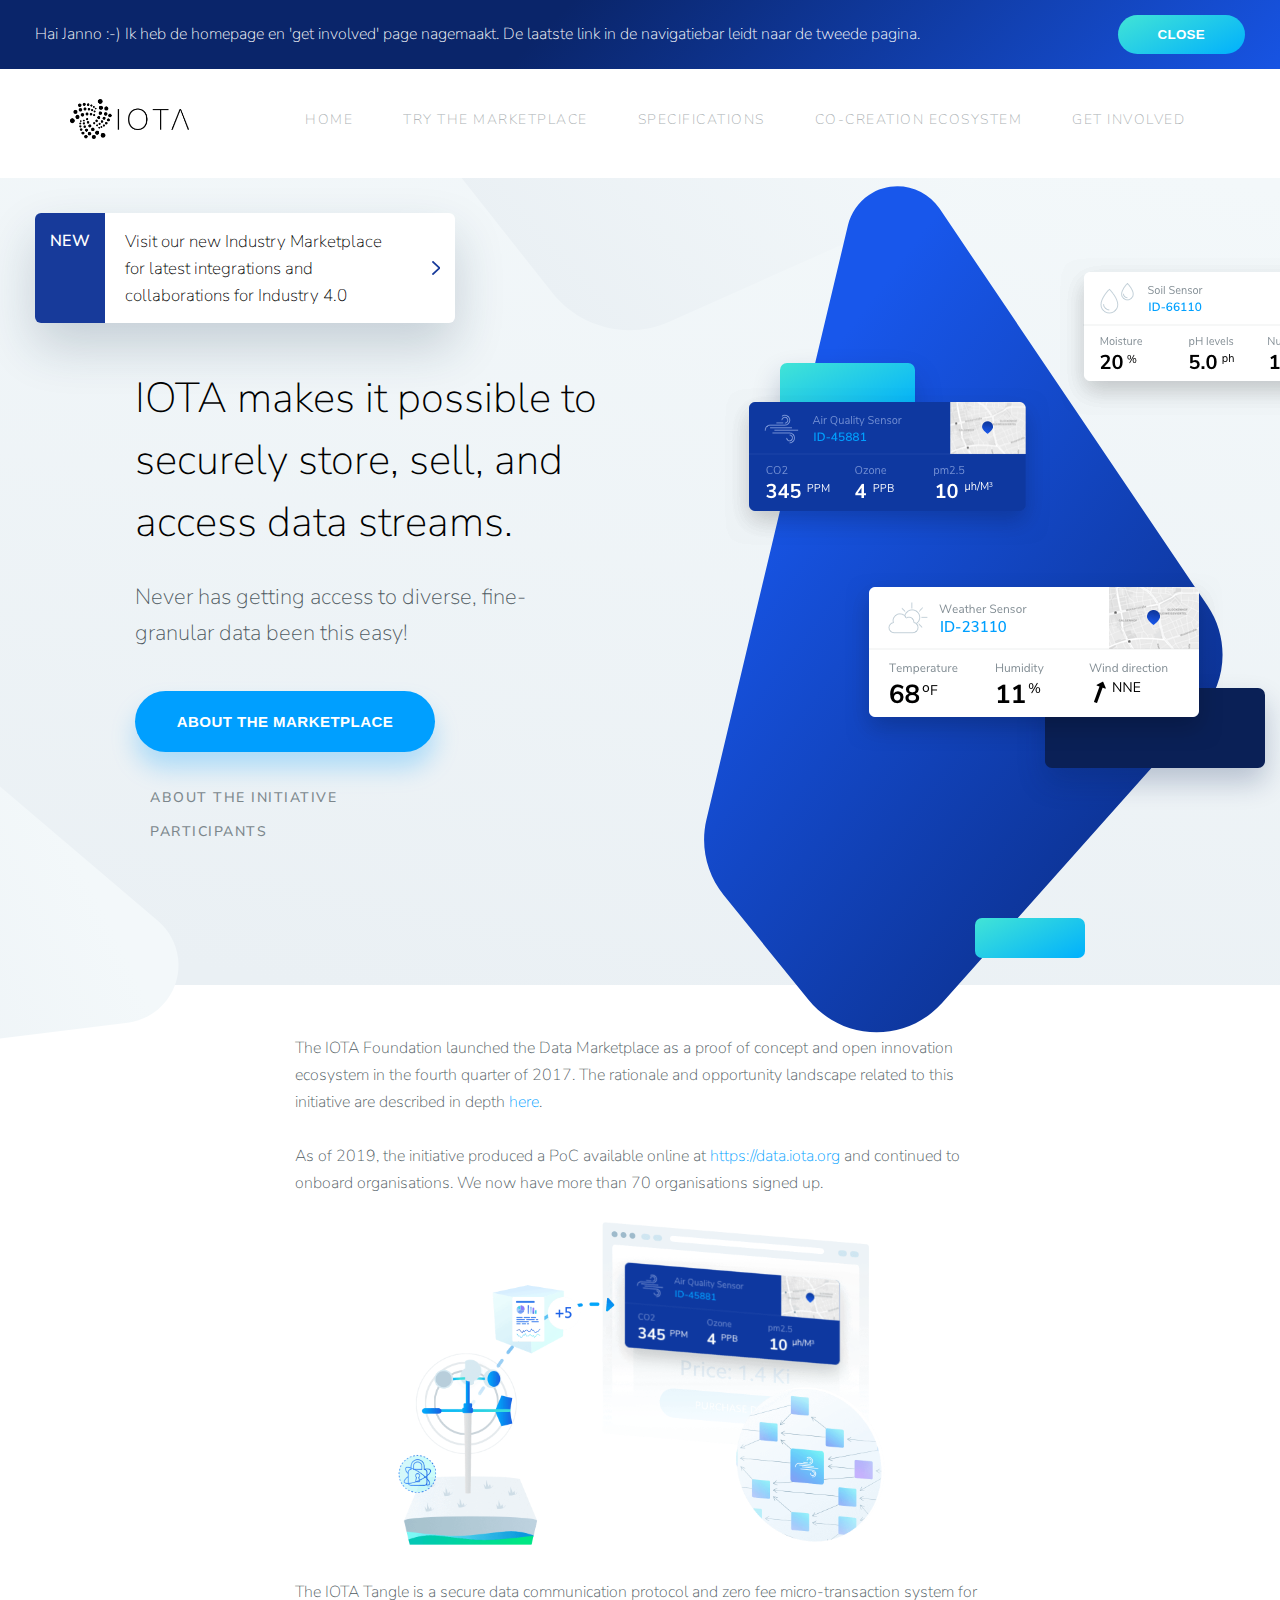
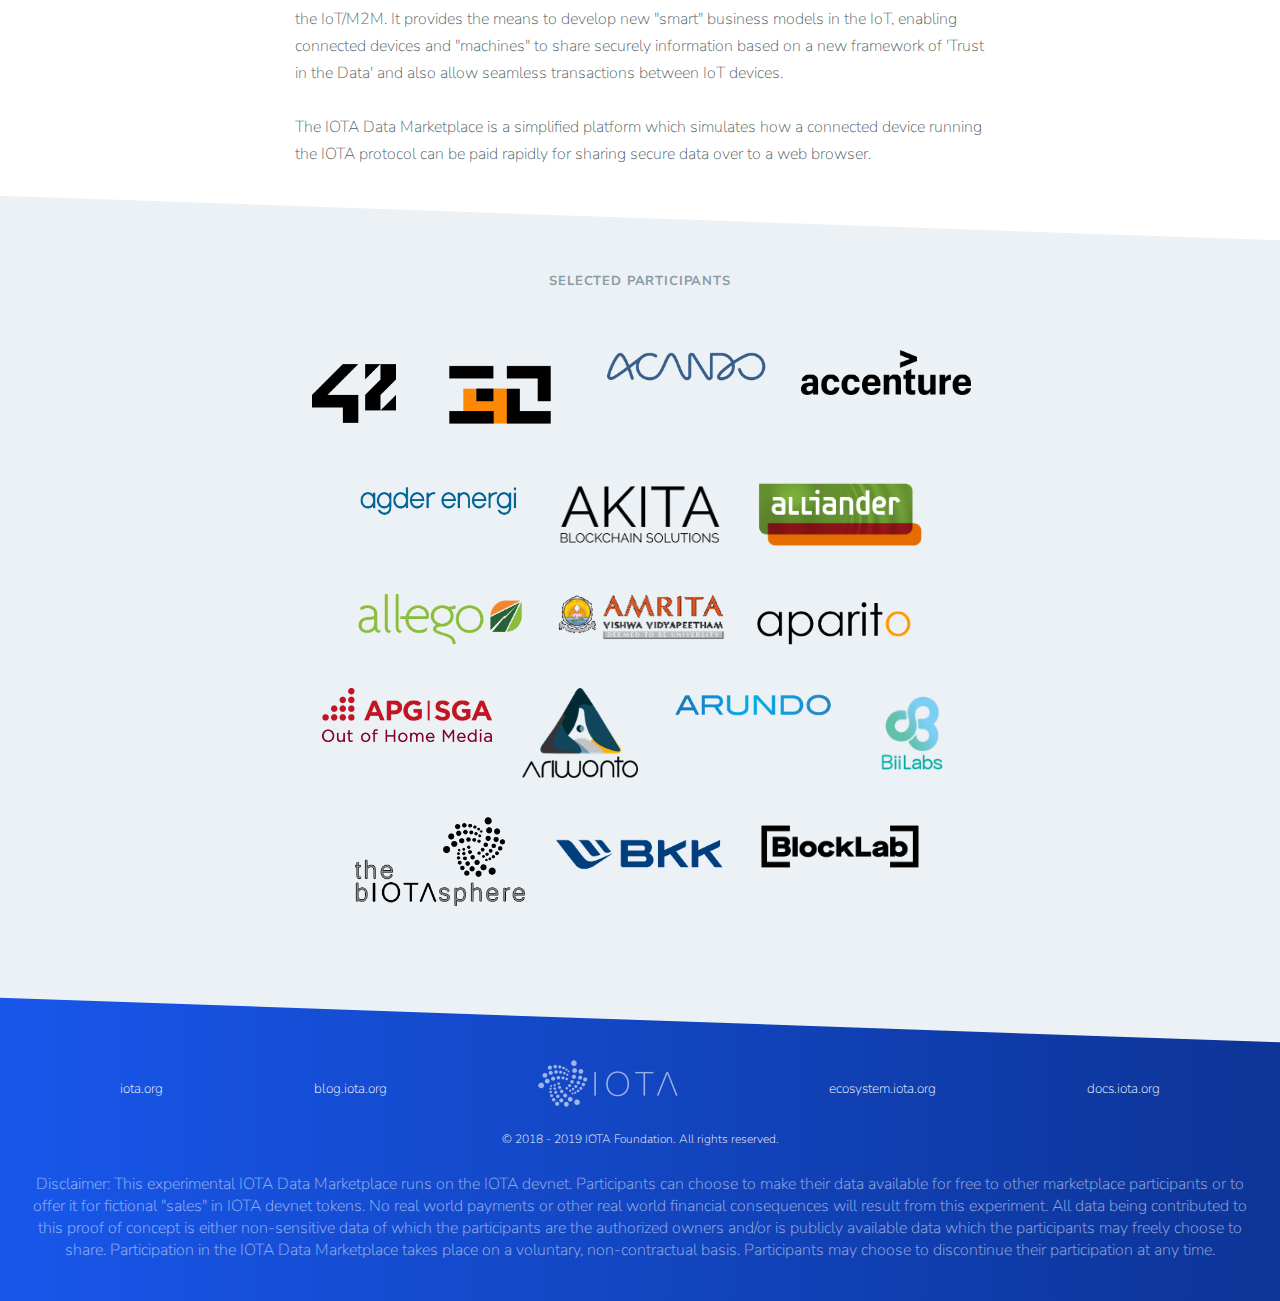
<file: docs/index.html>
<!DOCTYPE html>
<html lang="en">

<head>
    <meta charset="UTF-8">
    <title>The IOTA Data Marketplace</title>
    <link rel="shortcut icon" href="images/favicon.ico">
    <link rel="stylesheet" href="style/style.css">
    <link href="https://fonts.googleapis.com/css?family=Nunito+Sans&display=swap" rel="stylesheet">
    <meta name="viewport" content="width=device-width, initial-scale=1.0">

</head>

<body>
    <!-- Notificatiebar -->
    <div>
        <p>Hai Janno :-) Ik heb de homepage en 'get involved' page nagemaakt. De laatste link in de navigatiebar leidt naar de tweede pagina.</p>
        <button>Close</button>
    </div>

    <!-- Navigatie -->
    <nav id="top">
        <!-- Deze ID dient enkel als anchor voor de to-top-button -->
        <button type="button"><img src="images/hamburger.PNG" alt="hamburger-icon"></button>

        <div></div>

        <a href="index.html"><img src="images/logo-header.svg" alt="logo"></a>

        <ul>
            <li>
                <button type="button"><img src="images/x.gif" alt="cross-icon"></button>
            </li>
            <li>
                <a href="">
                    <p>Home</p>
                </a></li>
            <li><a href="">
                    <p>Try the marketplace</p>
                </a></li>
            <li><a href="">
                    <p>Specifications</p>
                </a></li>
            <li><a href="">
                    <p>Co-creation Ecosystem</p>
                </a></li>
            <li><a href="paginatwee.html">
                    <p>Get involved</p>
                </a></li>
        </ul>
    </nav>


    <!-- Main -->
    <main>
        <a href="/" target="_blank">
            <div>
                <p>New</p>
                <p>Visit our new Industry Marketplace for latest integrations and collaborations for Industry 4.0</p>
                <img src="images/arrow-right.svg" alt="arrow_right">
            </div>
        </a>

        <button><a href="#top"><img src="images/arrow-up.svg" alt="pijl omhoog"></a></button>

        <header>
            <div>
                <!-- Dit is de headercontainer, opgedeeld in linker en rechter section  -->
                <section>
                    <h1>IOTA makes it possible to securely store, sell, and access data streams.</h1>
                    <h2>Never has getting access to diverse, fine-granular data been this easy!</h2>
                    <a href=""><button type="button">About the Marketplace</button></a>
                    <a href="#about">
                        <p>About the initiative</p>
                    </a>
                    <a href="#participants">
                        <p>Participants</p>
                    </a>
                </section>
                <section>
                    <div></div>
                    <img src="images/header-image-3.png" alt="screencapture_3">
                    <img src="images/header-image-1.png" alt="screencapture_1">
                    <img src="images/header-image-2.png" alt="screencapture_2">
                    <div></div>
                    <div></div>
                </section>
            </div>

            <!-- Hieronder de 3 images van de gekleurde vlakken -->
            <img src="images/shape-header-hero.svg" alt="blue_hero_shape">
            <img src="images/shape-header-bg-1.svg" alt="triangle_1">
            <img src="images/shape-header-bg-2.svg" alt="triangle_2">
        </header>


        <!-- About section -->
        <section id="about">
            <!-- Deze ID dient enkel als anchor voor de link in de header -->
            <p>The IOTA Foundation launched the Data Marketplace as a proof of concept and open innovation ecosystem in the fourth quarter of 2017. The rationale and opportunity landscape related to this initiative are described in depth <a href="">here</a>. <br /> <br />

                As of 2019, the initiative produced a PoC available online at <a href="">https://data.iota.org</a> and continued to onboard organisations. We now have more than 70 organisations signed up.</p>
            <img src="images/home1.png" alt="home_picture">
            <p>The IOTA Tangle is a secure data communication protocol and zero fee micro-transaction system for the IoT/M2M. It provides the means to develop new "smart" business models in the IoT, enabling connected devices and "machines" to share securely information based on a new framework of 'Trust in the Data' and also allow seamless transactions between IoT devices. <br /> <br />

                The IOTA Data Marketplace is a simplified platform which simulates how a connected device running the IOTA protocol can be paid rapidly for sharing secure data over to a web browser.</p>
        </section>


        <!-- Patricipants section -->
        <section id="participants">
            <!-- Deze ID dient enkel als anchor voor de link in de header -->
            <h3>Selected participants</h3>
            <ul>
                <li><img src="images/logos/1.png" alt="logo"></li>
                <li><img src="images/logos/2.png" alt="logo"></li>
                <li><img src="images/logos/3.png" alt="logo"></li>
                <li><img src="images/logos/4.png" alt="logo"></li>
                <li><img src="images/logos/5.png" alt="logo"></li>
                <li><img src="images/logos/6.png" alt="logo"></li>
                <li><img src="images/logos/8.png" alt="logo"></li>
                <li><img src="images/logos/9.png" alt="logo"></li>
                <li><img src="images/logos/10.png" alt="logo"></li>
                <li><img src="images/logos/12.png" alt="logo"></li>
                <li><img src="images/logos/13.png" alt="logo"></li>
                <li><img src="images/logos/14.png" alt="logo"></li>
                <li><img src="images/logos/15.png" alt="logo"></li>
                <li><img src="images/logos/16.png" alt="logo"></li>
                <li><img src="images/logos/17.png" alt="logo"></li>
                <li><img src="images/logos/18.png" alt="logo"></li>
                <li><img src="images/logos/19.png" alt="logo"></li>
            </ul>
        </section>
    </main>

    <footer>
        <ul>
            <li><a href="index.html">
                    <p>iota.org</p>
                </a></li>
            <li><a href="">
                    <p>blog.iota.org</p>
                </a></li>
            <li><a href="">
                    <img src="images/logo-footer.png" alt="iota logo">
                </a></li>
            <li><a href="">
                    <p>ecosystem.iota.org</p>
                </a></li>
            <li><a href="">
                    <p>docs.iota.org</p>
                </a></li>
        </ul>

        <p>© 2018 - 2019 IOTA Foundation. All rights reserved.</p>

        <p>Disclaimer: This experimental IOTA Data Marketplace runs on the IOTA devnet. Participants can choose to make their data available for free to other marketplace participants or to offer it for fictional "sales" in IOTA devnet tokens. No real world payments or other real world financial consequences will result from this experiment. All data being contributed to this proof of concept is either non-sensitive data of which the participants are the authorized owners and/or is publicly available data which the participants may freely choose to share. Participation in the IOTA Data Marketplace takes place on a voluntary, non-contractual basis. Participants may choose to discontinue their participation at any time.</p>
    </footer>

    <!-- Javascript link -->
    <script src="scripts/javascript.js"></script>
</body>

</html>
</file>
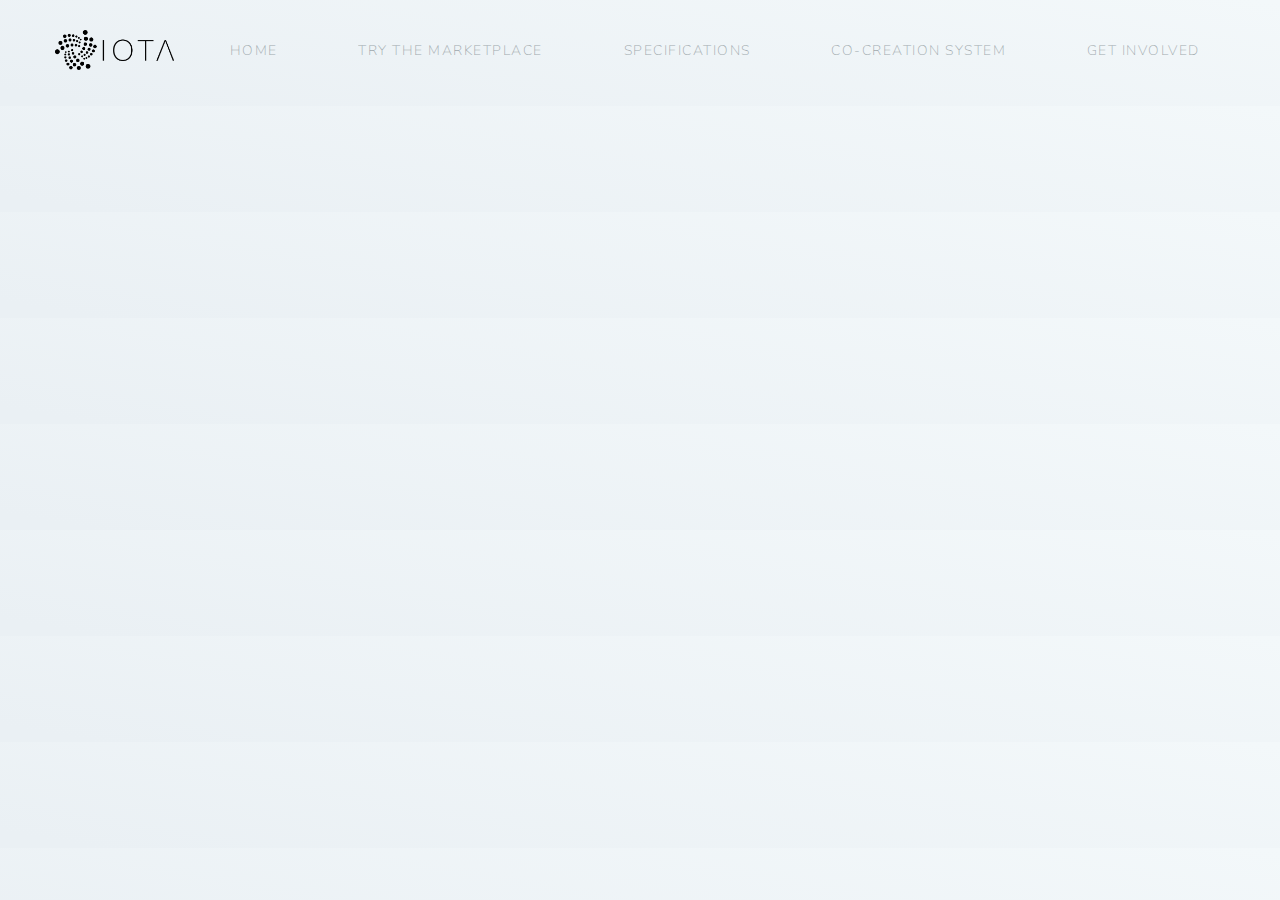
<file: week2/index.html>
<!DOCTYPE html>
<html lang="en">

<head>
    <meta charset="UTF-8">
    <title>The IOTA Data Marketplace</title>
    <link rel="stylesheet" href="style/style.css">
    <link href="https://fonts.googleapis.com/css?family=Nunito+Sans&display=swap" rel="stylesheet">
    <meta name="viewport" content="width=device-width, initial-scale=1.0">

</head>

<body>
    <div id="overlaymenu">
        <button>
            <p>x</p>
        </button>

        <a href="">
            <p>Home</p>
        </a>
        <a href="">
            <p>Try the marketplace</p>
        </a>
        <a href="">
            <p>Specifications</p>
        </a>
        <a href="">
            <p>Co-creation system</p>
        </a>
        <a href="">
            <p>Get involved</p>
        </a>
    </div>


    <nav>
        <button><img src="images/hamburger.PNG" alt="hamburger-icon"></button>

        <a href=""><img src="images/logo-header.svg" alt="logo"></a>
        <a href="">
            <p>Home</p>
        </a>
        <a href="">
            <p>Try the marketplace</p>
        </a>
        <a href="">
            <p>Specifications</p>
        </a>
        <a href="">
            <p>Co-creation system</p>
        </a>
        <a href="">
            <p>Get involved</p>
        </a>
    </nav>



    <script src="scripts/javascript.js"></script>
</body>

</html>
</file>
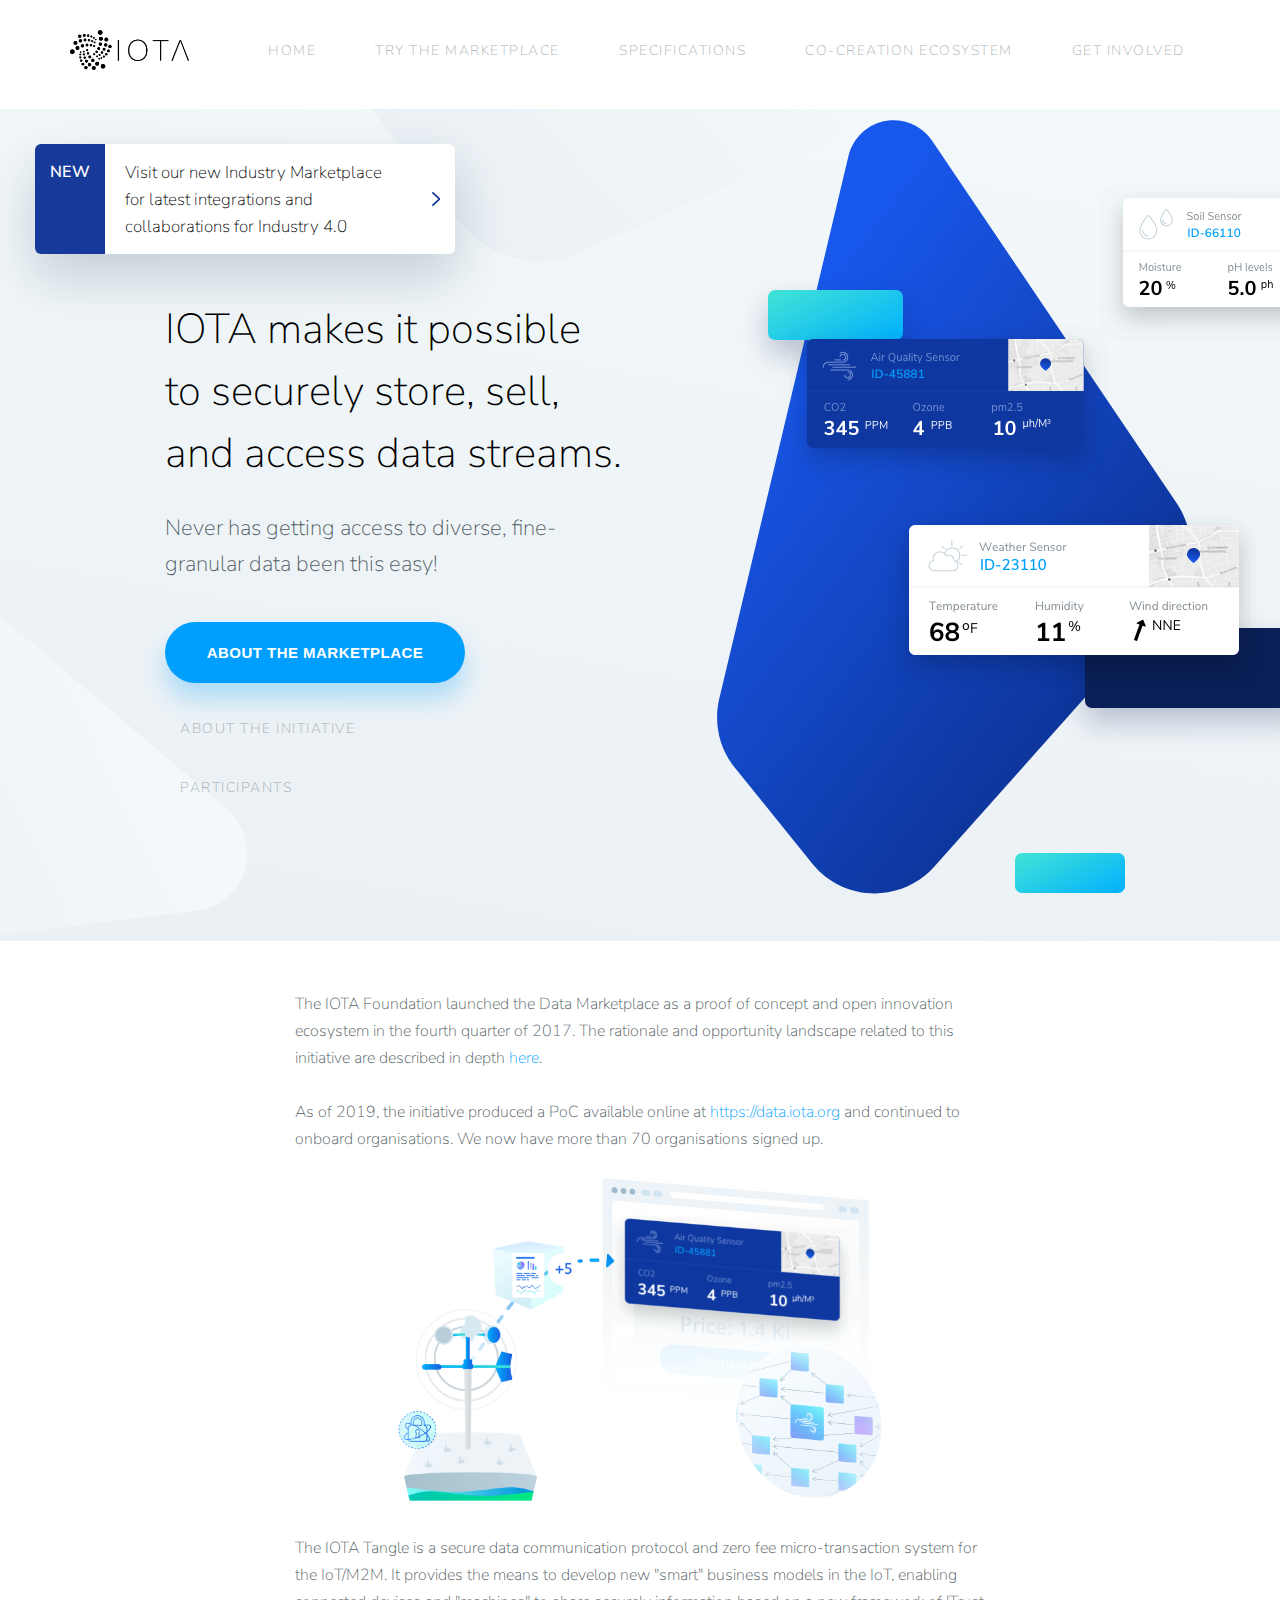
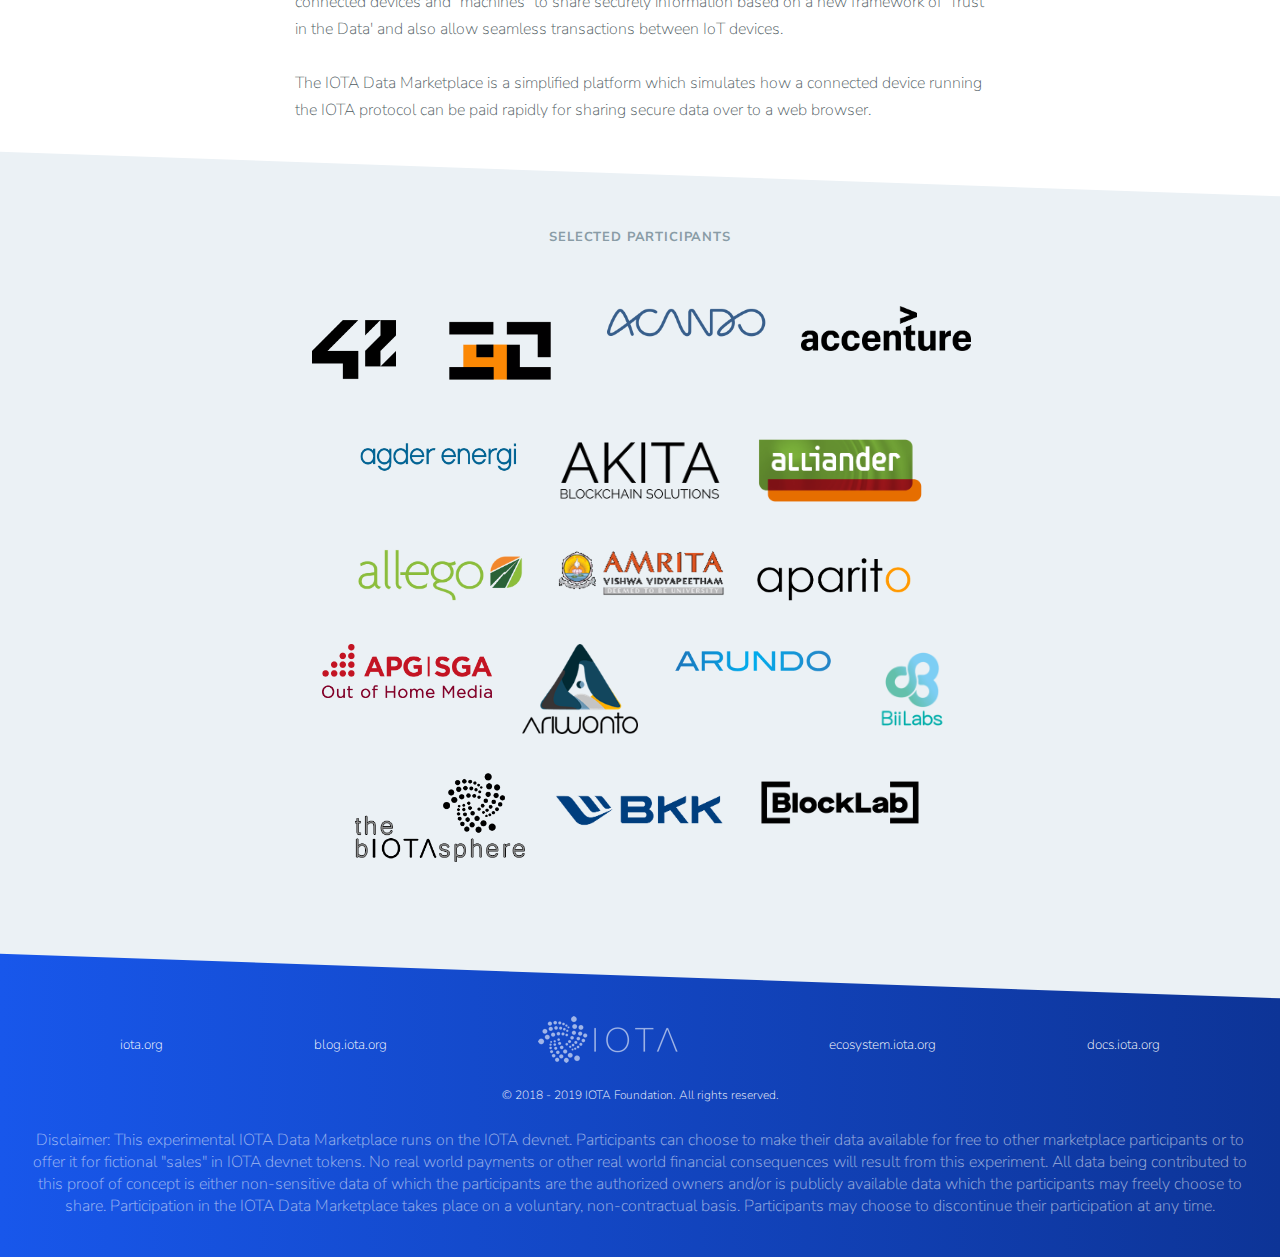
<file: week6/index.html>
<!DOCTYPE html>
<html lang="en">

<head>
    <meta charset="UTF-8">
    <title>The IOTA Data Marketplace</title>
    <link rel="stylesheet" href="style/style.css">
    <link href="https://fonts.googleapis.com/css?family=Nunito+Sans&display=swap" rel="stylesheet">
    <meta name="viewport" content="width=device-width, initial-scale=1.0">

</head>

<body>
    <!-- Navigatie -->
    <div id="phonemenu">
        <button>
            <p>x</p>
        </button>

        <a href="">
            <p>Home</p>
        </a>
        <a href="">
            <p>Try the marketplace</p>
        </a>
        <a href="">
            <p>Specifications</p>
        </a>
        <a href="">
            <p>Co-creation Ecosystem</p>
        </a>
        <a href="">
            <p>Get involved</p>
        </a>
    </div>

    <nav>
        <button type="button"><img src="images/hamburger.PNG" alt="hamburger-icon"></button>

        <a href=""><img src="images/logo-header.svg" alt="logo"></a>
        <a href="">
            <p>Home</p>
        </a>
        <a href="">
            <p>Try the marketplace</p>
        </a>
        <a href="">
            <p>Specifications</p>
        </a>
        <a href="">
            <p>Co-creation Ecosystem</p>
        </a>
        <a href="">
            <p>Get involved</p>
        </a>
    </nav>


    <!-- Header -->
    <main>
        <a href="/" target="_blank">
            <div>
                <p>New</p>
                <p>Visit our new Industry Marketplace for latest integrations and collaborations for Industry 4.0</p>
                <img src="images/arrow-right.svg" alt="arrow_right">
            </div>
        </a>

        <header>
            <div id="headercontainer">
                <img src="images/shape-header-hero.svg" alt="blue_hero_shape">

                <section>
                    <h1>IOTA makes it possible <br /> to securely store, sell, <br /> and access data streams.</h1>
                    <h2>Never has getting access to diverse, fine-granular data been this easy!</h2>
                    <a href=""><button type="button">About the Marketplace</button></a>
                    <a href="#about">
                        <p>About the initiative</p>
                    </a>
                    <a href="#participants">
                        <p>Participants</p>
                    </a>
                </section>
                <section>
                    <div></div>
                    <img src="images/header-image-3.png" alt="screencapture_3">
                    <img src="images/header-image-1.png" alt="screencapture_1">
                    <img src="images/header-image-2.png" alt="screencapture_2">
                    <div></div>
                    <div></div>
                </section>
                <img src="images/shape-header-bg-1.svg" alt="triangle_1">
                <img src="images/shape-header-bg-2.svg" alt="triangle_2">
            </div>
        </header>


        <!-- About section -->
        <section id="about">
            <p>The IOTA Foundation launched the Data Marketplace as a proof of concept and open innovation ecosystem in the fourth quarter of 2017. The rationale and opportunity landscape related to this initiative are described in depth <a href="">here</a>. <br /> <br />

                As of 2019, the initiative produced a PoC available online at <a href="">https://data.iota.org</a> and continued to onboard organisations. We now have more than 70 organisations signed up.</p>
            <img src="images/home1.png" alt="home_picture">
            <p>The IOTA Tangle is a secure data communication protocol and zero fee micro-transaction system for the IoT/M2M. It provides the means to develop new "smart" business models in the IoT, enabling connected devices and "machines" to share securely information based on a new framework of 'Trust in the Data' and also allow seamless transactions between IoT devices. <br /> <br />

                The IOTA Data Marketplace is a simplified platform which simulates how a connected device running the IOTA protocol can be paid rapidly for sharing secure data over to a web browser.</p>
        </section>


        <!-- Patricipants section -->
        <section id="participants">
            <h3>Selected participants</h3>
            <ul>
                <li><img src="images/logos/1.png" alt="logo"></li>
                <li><img src="images/logos/2.png" alt="logo"></li>
                <li><img src="images/logos/3.png" alt="logo"></li>
                <li><img src="images/logos/4.png" alt="logo"></li>
                <li><img src="images/logos/5.png" alt="logo"></li>
                <li><img src="images/logos/6.png" alt="logo"></li>
                <li><img src="images/logos/8.png" alt="logo"></li>
                <li><img src="images/logos/9.png" alt="logo"></li>
                <li><img src="images/logos/10.png" alt="logo"></li>
                <li><img src="images/logos/12.png" alt="logo"></li>
                <li><img src="images/logos/13.png" alt="logo"></li>
                <li><img src="images/logos/14.png" alt="logo"></li>
                <li><img src="images/logos/15.png" alt="logo"></li>
                <li><img src="images/logos/16.png" alt="logo"></li>
                <li><img src="images/logos/17.png" alt="logo"></li>
                <li><img src="images/logos/18.png" alt="logo"></li>
                <li><img src="images/logos/19.png" alt="logo"></li>
            </ul>
        </section>
    </main>
    
    <footer>
        <ul>
            <li><a href="">
                    <p>iota.org</p>
                </a></li>
            <li><a href="">
                    <p>blog.iota.org</p>
                </a></li>
            <li><a href="">
                    <img src="images/logo-footer.png" alt="">
                </a></li>
            <li><a href="">
                    <p>ecosystem.iota.org</p>
                </a></li>
            <li><a href="">
                    <p>docs.iota.org</p>
                </a></li>
        </ul>
        
        <p>© 2018 - 2019 IOTA Foundation. All rights reserved.</p>
        
        <p>Disclaimer: This experimental IOTA Data Marketplace runs on the IOTA devnet. Participants can choose to make their data available for free to other marketplace participants or to offer it for fictional "sales" in IOTA devnet tokens. No real world payments or other real world financial consequences will result from this experiment. All data being contributed to this proof of concept is either non-sensitive data of which the participants are the authorized owners and/or is publicly available data which the participants may freely choose to share. Participation in the IOTA Data Marketplace takes place on a voluntary, non-contractual basis. Participants may choose to discontinue their participation at any time.</p>
    </footer>


    <!-- Javascript link -->
    <script src="scripts/javascript.js"></script>
</body>

</html>
</file>
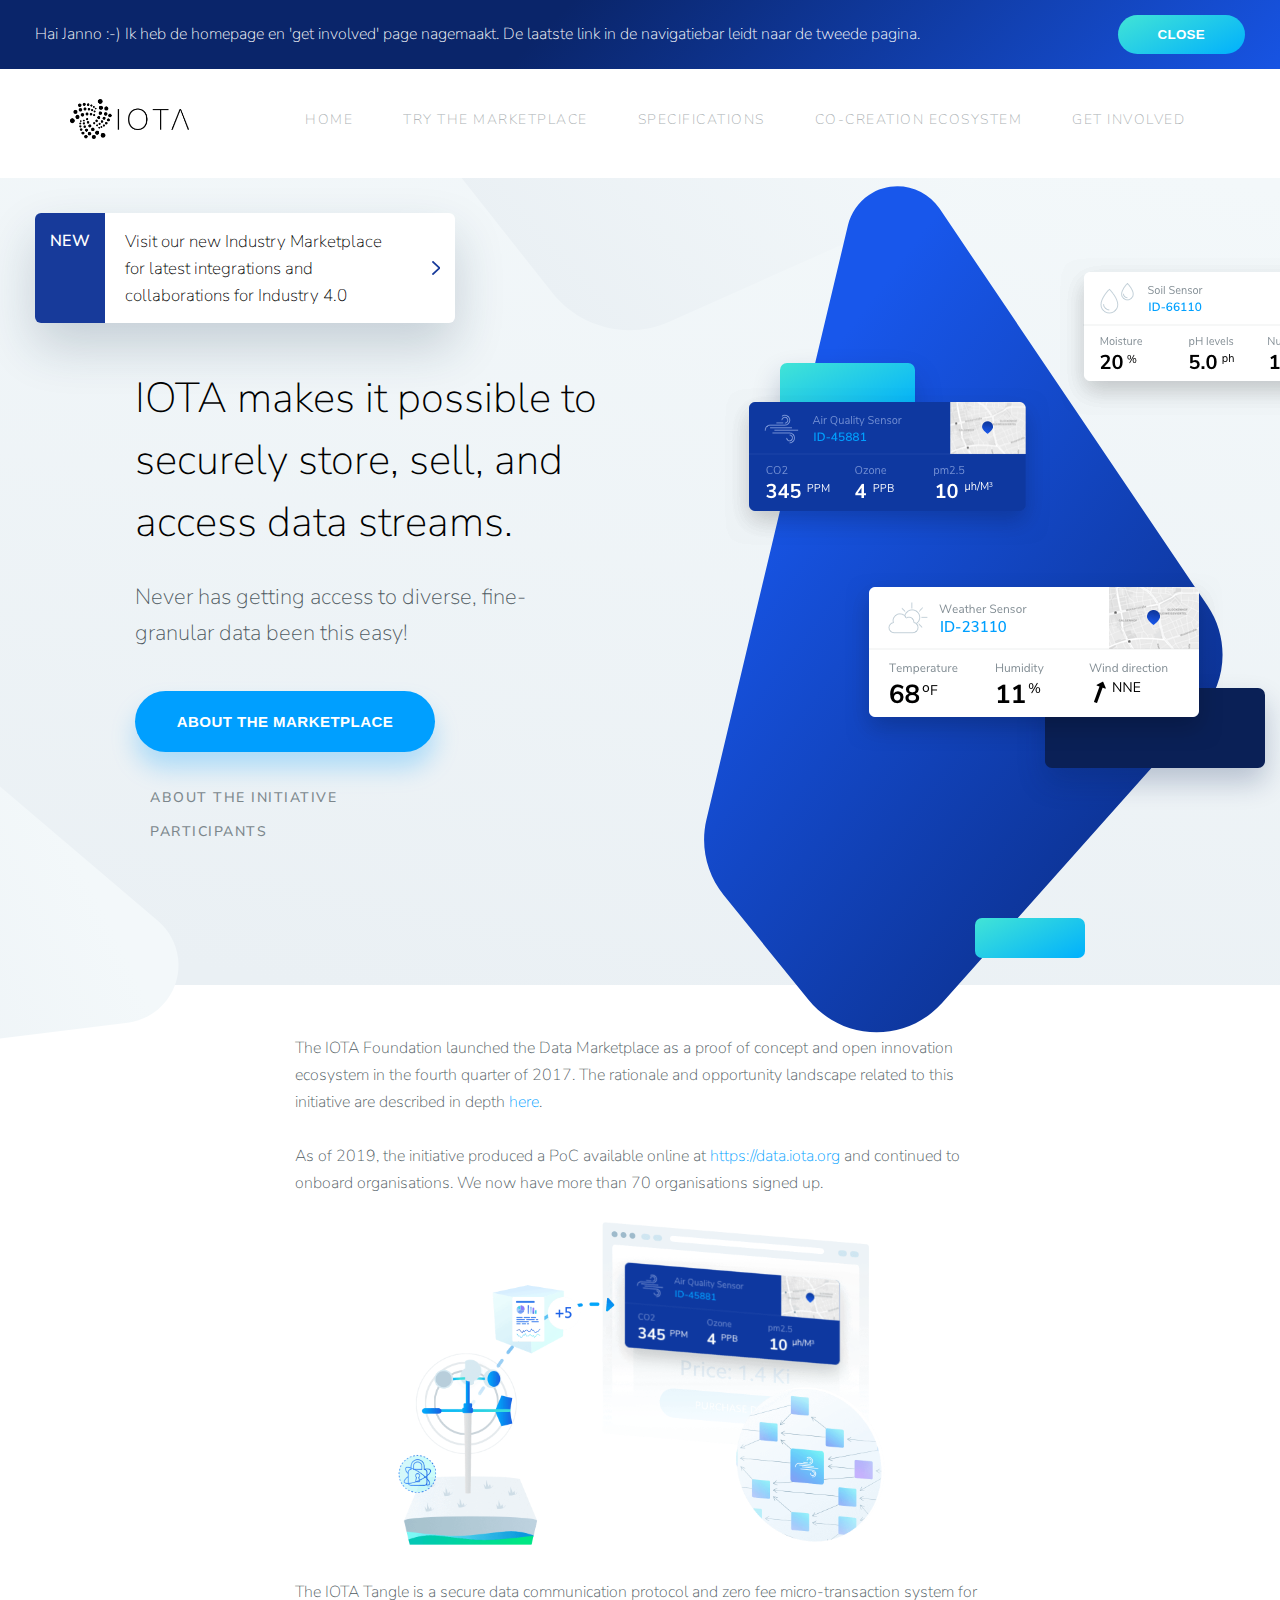
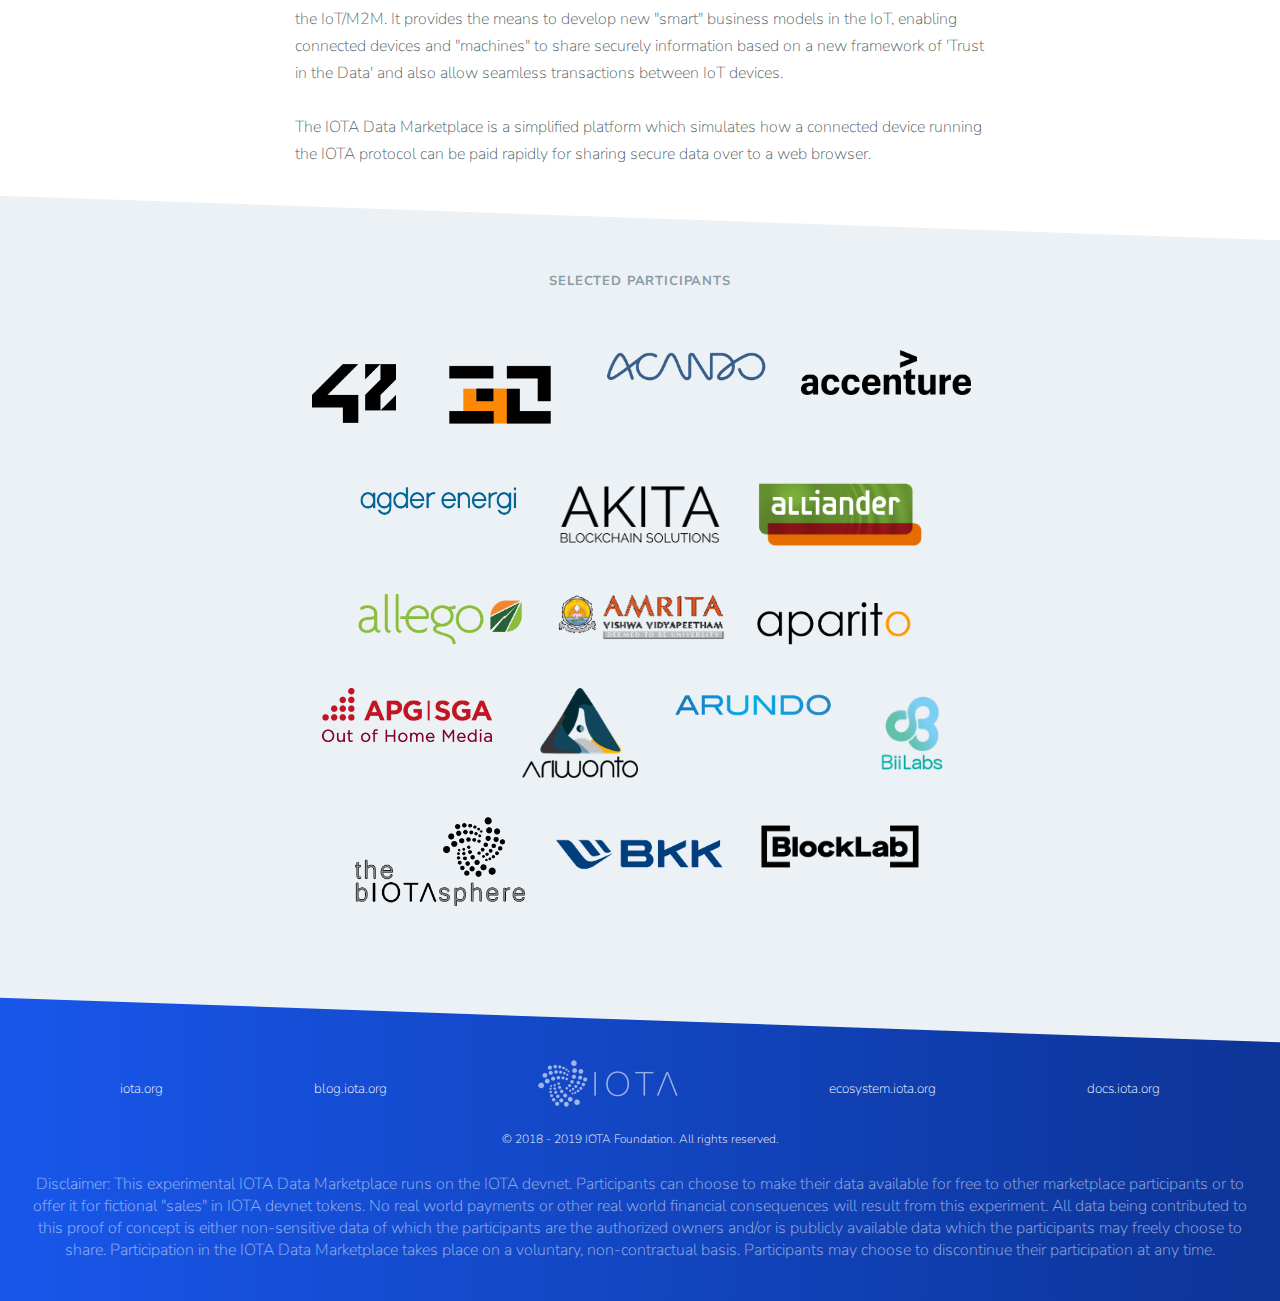
<file: week9/index.html>
<!DOCTYPE html>
<html lang="en">

<head>
    <meta charset="UTF-8">
    <title>The IOTA Data Marketplace</title>
    <link rel="stylesheet" href="style/style.css">
    <link href="https://fonts.googleapis.com/css?family=Nunito+Sans&display=swap" rel="stylesheet">
    <meta name="viewport" content="width=device-width, initial-scale=1.0">

</head>

<body>
    <!-- Notificatiebar -->
    <div>
        <p>Hai Janno :-) Ik heb de homepage en 'get involved' page nagemaakt. De laatste link in de navigatiebar leidt naar de tweede pagina.</p>
        <button>Close</button>
    </div>

    <!-- Navigatie -->
    <nav id="top">
        <!-- Deze ID dient enkel als anchor voor de to-top-button -->
        <button type="button"><img src="images/hamburger.PNG" alt="hamburger-icon"></button>

        <div></div>

        <a href=""><img src="images/logo-header.svg" alt="logo"></a>

        <ul>
            <li>
                <button type="button"><img src="images/x.gif" alt="cross-icon"></button>
            </li>
            <li>
                <a href="">
                    <p>Home</p>
                </a></li>
            <li><a href="">
                    <p>Try the marketplace</p>
                </a></li>
            <li><a href="">
                    <p>Specifications</p>
                </a></li>
            <li><a href="">
                    <p>Co-creation Ecosystem</p>
                </a></li>
            <li><a href="paginatwee.html">
                    <p>Get involved</p>
                </a></li>
        </ul>
    </nav>


    <!-- Main -->
    <main>
        <a href="/" target="_blank">
            <div>
                <p>New</p>
                <p>Visit our new Industry Marketplace for latest integrations and collaborations for Industry 4.0</p>
                <img src="images/arrow-right.svg" alt="arrow_right">
            </div>
        </a>

        <button><a href="#top"><img src="images/arrow-up.svg" alt="pijl omhoog"></a></button>

        <header>
            <div>
                <!-- Dit is de headercontainer, opgedeeld in linker en rechter section  -->
                <section>
                    <h1>IOTA makes it possible to securely store, sell, and access data streams.</h1>
                    <h2>Never has getting access to diverse, fine-granular data been this easy!</h2>
                    <a href=""><button type="button">About the Marketplace</button></a>
                    <a href="#about">
                        <p>About the initiative</p>
                    </a>
                    <a href="#participants">
                        <p>Participants</p>
                    </a>
                </section>
                <section>
                    <div></div>
                    <img src="images/header-image-3.png" alt="screencapture_3">
                    <img src="images/header-image-1.png" alt="screencapture_1">
                    <img src="images/header-image-2.png" alt="screencapture_2">
                    <div></div>
                    <div></div>
                </section>
            </div>

            <!-- Hieronder de 3 images van de gekleurde vlakken -->
            <img src="images/shape-header-hero.svg" alt="blue_hero_shape">
            <img src="images/shape-header-bg-1.svg" alt="triangle_1">
            <img src="images/shape-header-bg-2.svg" alt="triangle_2">
        </header>


        <!-- About section -->
        <section id="about">
            <!-- Deze ID dient enkel als anchor voor de link in de header -->
            <p>The IOTA Foundation launched the Data Marketplace as a proof of concept and open innovation ecosystem in the fourth quarter of 2017. The rationale and opportunity landscape related to this initiative are described in depth <a href="">here</a>. <br /> <br />

                As of 2019, the initiative produced a PoC available online at <a href="">https://data.iota.org</a> and continued to onboard organisations. We now have more than 70 organisations signed up.</p>
            <img src="images/home1.png" alt="home_picture">
            <p>The IOTA Tangle is a secure data communication protocol and zero fee micro-transaction system for the IoT/M2M. It provides the means to develop new "smart" business models in the IoT, enabling connected devices and "machines" to share securely information based on a new framework of 'Trust in the Data' and also allow seamless transactions between IoT devices. <br /> <br />

                The IOTA Data Marketplace is a simplified platform which simulates how a connected device running the IOTA protocol can be paid rapidly for sharing secure data over to a web browser.</p>
        </section>


        <!-- Patricipants section -->
        <section id="participants">
            <!-- Deze ID dient enkel als anchor voor de link in de header -->
            <h3>Selected participants</h3>
            <ul>
                <li><img src="images/logos/1.png" alt="logo"></li>
                <li><img src="images/logos/2.png" alt="logo"></li>
                <li><img src="images/logos/3.png" alt="logo"></li>
                <li><img src="images/logos/4.png" alt="logo"></li>
                <li><img src="images/logos/5.png" alt="logo"></li>
                <li><img src="images/logos/6.png" alt="logo"></li>
                <li><img src="images/logos/8.png" alt="logo"></li>
                <li><img src="images/logos/9.png" alt="logo"></li>
                <li><img src="images/logos/10.png" alt="logo"></li>
                <li><img src="images/logos/12.png" alt="logo"></li>
                <li><img src="images/logos/13.png" alt="logo"></li>
                <li><img src="images/logos/14.png" alt="logo"></li>
                <li><img src="images/logos/15.png" alt="logo"></li>
                <li><img src="images/logos/16.png" alt="logo"></li>
                <li><img src="images/logos/17.png" alt="logo"></li>
                <li><img src="images/logos/18.png" alt="logo"></li>
                <li><img src="images/logos/19.png" alt="logo"></li>
            </ul>
        </section>
    </main>

    <footer>
        <ul>
            <li><a href="index.html">
                    <p>iota.org</p>
                </a></li>
            <li><a href="">
                    <p>blog.iota.org</p>
                </a></li>
            <li><a href="">
                    <img src="images/logo-footer.png" alt="iota logo">
                </a></li>
            <li><a href="">
                    <p>ecosystem.iota.org</p>
                </a></li>
            <li><a href="">
                    <p>docs.iota.org</p>
                </a></li>
        </ul>

        <p>© 2018 - 2019 IOTA Foundation. All rights reserved.</p>

        <p>Disclaimer: This experimental IOTA Data Marketplace runs on the IOTA devnet. Participants can choose to make their data available for free to other marketplace participants or to offer it for fictional "sales" in IOTA devnet tokens. No real world payments or other real world financial consequences will result from this experiment. All data being contributed to this proof of concept is either non-sensitive data of which the participants are the authorized owners and/or is publicly available data which the participants may freely choose to share. Participation in the IOTA Data Marketplace takes place on a voluntary, non-contractual basis. Participants may choose to discontinue their participation at any time.</p>
    </footer>

    <!-- Javascript link -->
    <script src="scripts/javascript.js"></script>
</body>

</html>
</file>
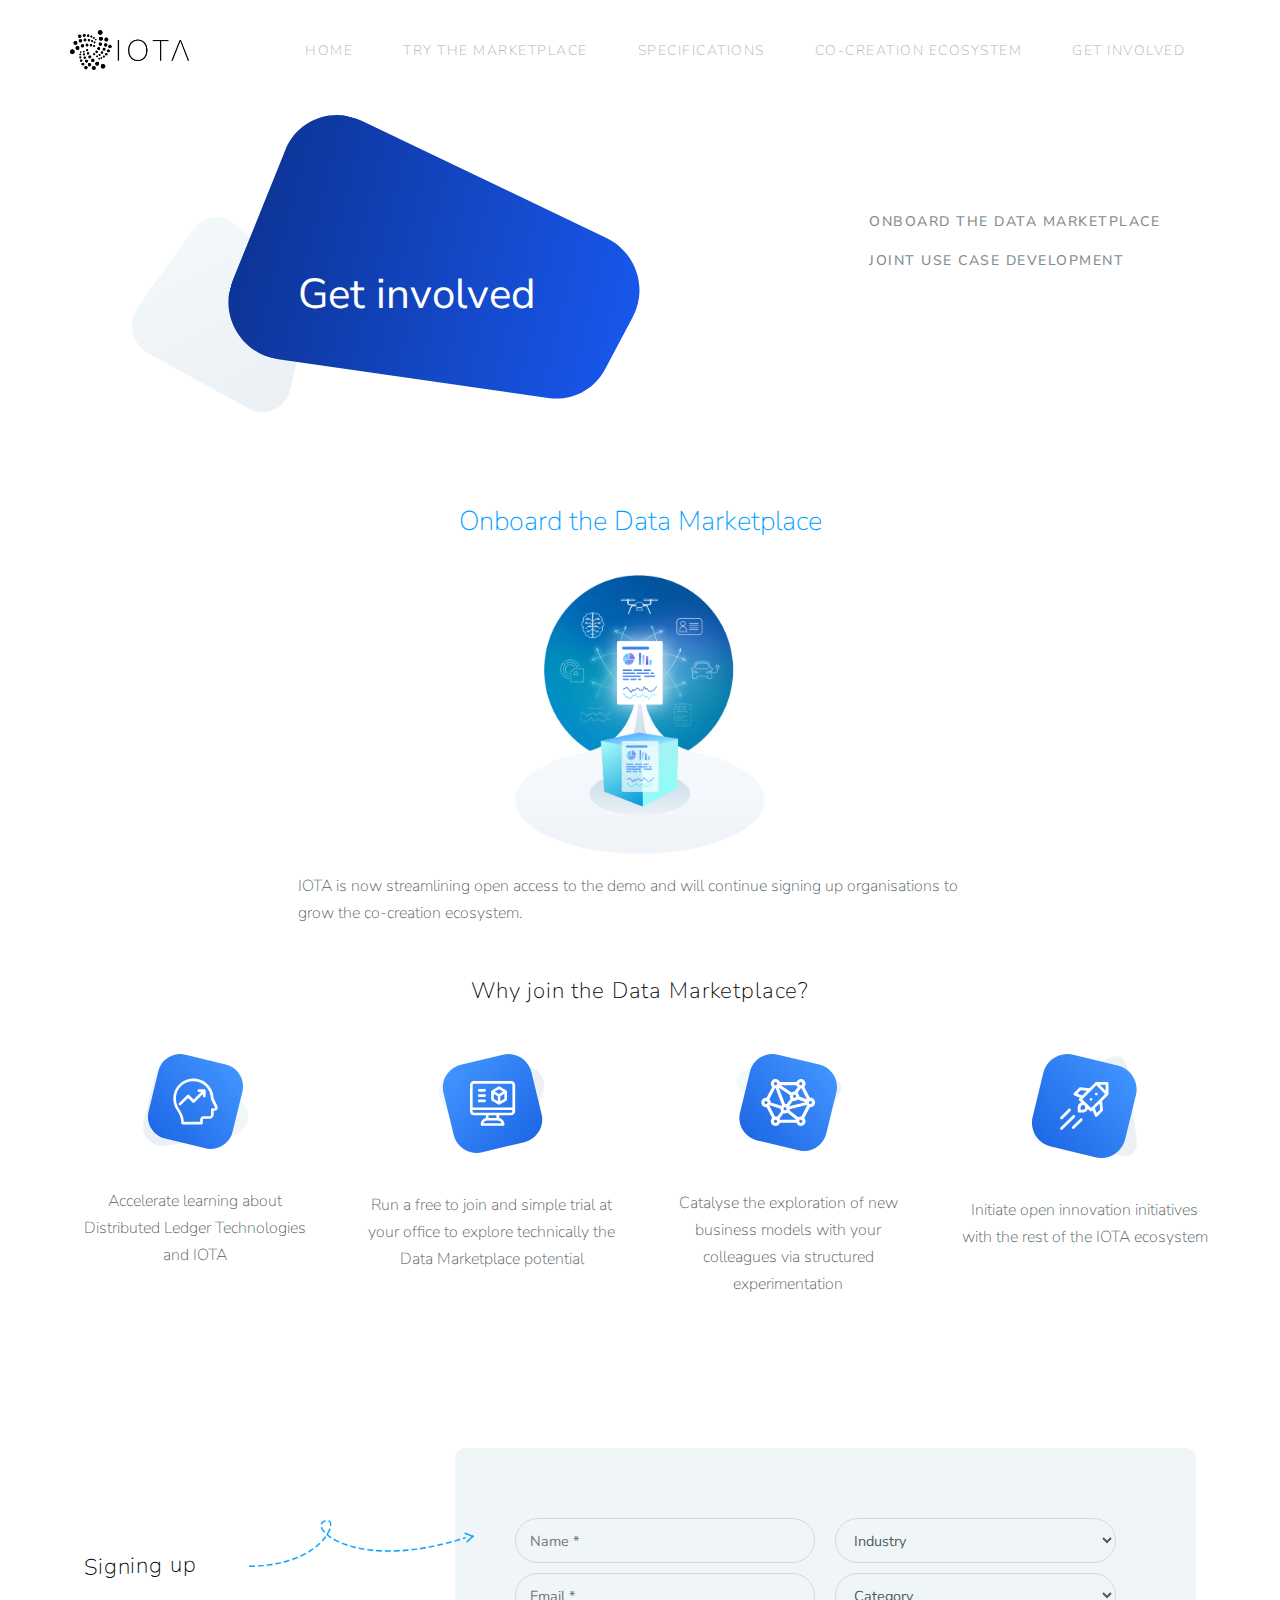
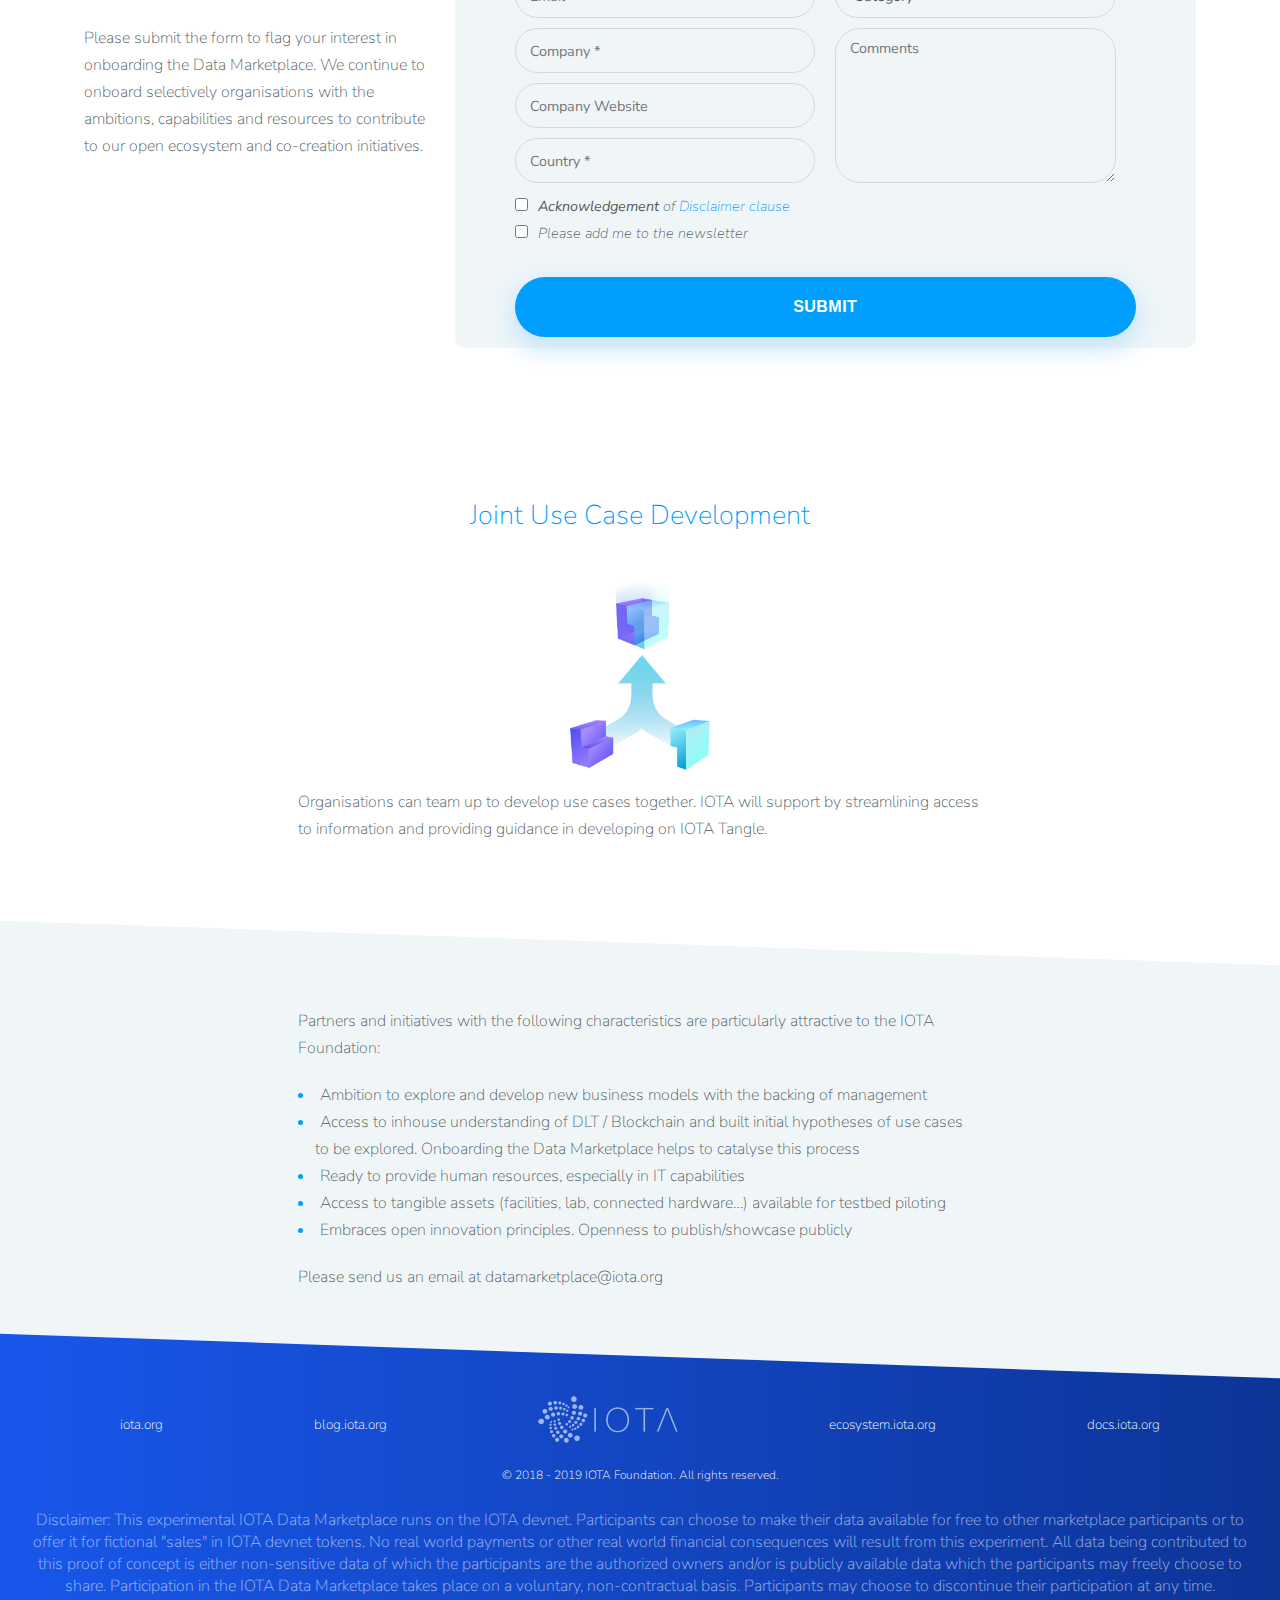
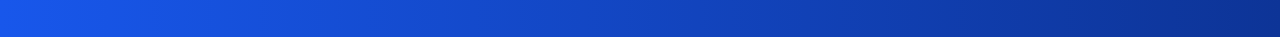
<file: docs/paginatwee.html>
<!DOCTYPE html>
<html lang="en">

<head>
    <meta charset="UTF-8">
    <link rel="stylesheet" href="style/style.css">
    <link rel="stylesheet" href="https://fonts.googleapis.com/css?family=Nunito+Sans&display=swap">
    <meta name="viewport" content="width=device-width, initial-scale=1">

    <title>The IOTA Data Marketplace</title>
</head>

<body class="tweedepagina">
    <!-- Navigatie -->
    <nav id="top">
        <!-- Deze ID dient enkel als anchor voor de to-top-button -->
        <button type="button"><img src="images/hamburger.PNG" alt="hamburger-icon"></button>

        <div></div>

        <a href=""><img src="images/logo-header.svg" alt="logo"></a>

        <ul>
            <li>
                <button type="button"><img src="images/x.gif" alt="cross-icon"></button>
            </li>
            <li>
                <a href="index.html">
                    <p>Home</p>
                </a></li>
            <li><a href="">
                    <p>Try the marketplace</p>
                </a></li>
            <li><a href="">
                    <p>Specifications</p>
                </a></li>
            <li><a href="">
                    <p>Co-creation Ecosystem</p>
                </a></li>
            <li><a href="paginatwee.html">
                    <p>Get involved</p>
                </a></li>
        </ul>
    </nav>


    <main>
        <button><a href="#top"><img src="images/arrow-up.svg" alt="pijl omhoog"></a></button>

        <header>
            <section>
                <img src="images/shape-5.svg" alt="blok">
                <img src="images/shape-header-hero1.svg" alt="blok">
                <h1>Get involved</h1>
            </section>

            <section><a href="">
                    <p>Onboard the data marketplace</p>
                </a><a href="">
                    <p>Joint use case development</p>
                </a></section>
        </header>

        <section>
            <h2>Onboard the Data Marketplace</h2>
            <img src="images/onboarding.png" alt="onboarding">
            <p>IOTA is now streamlining open access to the demo and will continue signing up organisations to grow the co-creation ecosystem.</p>

            <h3>Why join the Data Marketplace?</h3>
            <ul>
                <li>
                    <figure><img src="images/icon-1.svg" alt="">
                        <figcaption> Accelerate learning about Distributed Ledger Technologies and IOTA</figcaption>
                    </figure>
                </li>
                <li>
                    <figure><img src="images/icon-2.svg" alt="">
                        <figcaption>Run a free to join and simple trial at your office to explore technically the Data Marketplace potential</figcaption>
                    </figure>
                </li>
                <li>
                    <figure><img src="images/icon-3.svg" alt="">
                        <figcaption>Catalyse the exploration of new business models with your colleagues via structured experimentation</figcaption>
                    </figure>
                </li>
                <li>
                    <figure><img src="images/icon-4.svg" alt="">
                        <figcaption>Initiate open innovation initiatives with the rest of the IOTA ecosystem</figcaption>
                    </figure>
                </li>
            </ul>
        </section>


        <section>
            <div>
                <h3>Signing up</h3>
                <img src="images/arrow.png" alt="arrow">
                <p>Please submit the form to flag your interest in onboarding the Data Marketplace. We continue to onboard selectively organisations with the ambitions, capabilities and resources to contribute to our open ecosystem and co-creation initiatives.</p>
            </div>

            <form action="">
                <section>
                    <div>
                        <!-- linkerkant form -->
                        <input type="text" placeholder="Name *" name="name" value="">
                        <input type="email" placeholder="Email *" name="email" value="">
                        <input type="text" placeholder="Company *" name="company" value="">
                        <input type="text" placeholder="Company Website" name="website" value="">
                        <input type="text" placeholder="Country *" name="country" value="">
                    </div>
                    <div>
                        <!-- rechterkant form -->
                        <select name="Industry">
                            <option value="" disabled selected>Industry</option>
                            <option value="Argriculture smart">Argriculture / Smart</option>
                            <option value="Farming">Farming</option>
                            <option value="Consulting">Consulting</option>
                            <option value="Education">Education</option>
                            <option value="Finance">Finance</option>
                            <option value="Government">Government</option>
                            <option value="IoT">IoT</option>
                            <option value="Mobility">Mobility</option>
                            <option value="Personal Data">Personal Data</option>
                            <option value="Smart cities">Smart cities</option>
                            <option value="Other">Other</option>
                        </select>

                        <select name="Category">
                            <option value="" disabled selected>Category</option>
                            <option value="Consortium">Consortium</option>
                            <option value="Consulting firm">Consulting firm</option>
                            <option value="Event">Event</option>
                            <option value="Freelance influencer">Freelance influencer</option>
                            <option value="International institutions">International institutions</option>
                            <option value="Large corporation">Large corporation</option>
                            <option value="Not-for-profit">Not-for-profit</option>
                            <option value="Other">Other</option>
                        </select>
                        <textarea placeholder="Comments" name="comments"></textarea>
                    </div>
                </section>

                <section>
                    <!-- checkboxes form -->
                    <label><input type="checkbox" name="disclaimer" unchecked><strong>Acknowledgement</strong> of <a href="">Disclaimer clause</a></label> <br>

                    <label><input type="checkbox" name="newsletter" unchecked>Please add me to the newsletter</label>
                </section>

                <input type="submit" value="SUBMIT">
            </form>
        </section>


        <section>
            <h2>Joint Use Case Development</h2>
            <img src="images/joint_use_case_dev.png" alt="jointusecase">
            <p>Organisations can team up to develop use cases together. IOTA will support by streamlining access to information and providing guidance in developing on IOTA Tangle.</p>
        </section>


        <section>
            <div>
                <p>Partners and initiatives with the following characteristics are particularly attractive to the IOTA Foundation: </p>
                <ul>
                    <li><span>Ambition to explore and develop new business models with the backing of management</span></li>
                    <li><span>Access to inhouse understanding of DLT / Blockchain and built initial hypotheses of use cases to be explored. Onboarding the Data Marketplace helps to catalyse this process</span></li>
                    <li><span>Ready to provide human resources, especially in IT capabilities</span></li>
                    <li><span>Access to tangible assets (facilities, lab, connected hardware…) available for testbed piloting</span></li>
                    <li><span>Embraces open innovation principles. Openness to publish/showcase publicly</span></li>
                </ul>
                <p>Please send us an email at datamarketplace@iota.org</p>
            </div>
        </section>
    </main>

    <footer>
        <ul>
            <li><a href="">
                    <p>iota.org</p>
                </a></li>
            <li><a href="">
                    <p>blog.iota.org</p>
                </a></li>
            <li><a href="">
                    <img src="images/logo-footer.png" alt="iota logo">
                </a></li>
            <li><a href="">
                    <p>ecosystem.iota.org</p>
                </a></li>
            <li><a href="">
                    <p>docs.iota.org</p>
                </a></li>
        </ul>

        <p>© 2018 - 2019 IOTA Foundation. All rights reserved.</p>

        <p>Disclaimer: This experimental IOTA Data Marketplace runs on the IOTA devnet. Participants can choose to make their data available for free to other marketplace participants or to offer it for fictional "sales" in IOTA devnet tokens. No real world payments or other real world financial consequences will result from this experiment. All data being contributed to this proof of concept is either non-sensitive data of which the participants are the authorized owners and/or is publicly available data which the participants may freely choose to share. Participation in the IOTA Data Marketplace takes place on a voluntary, non-contractual basis. Participants may choose to discontinue their participation at any time.</p>
    </footer>


    <!-- Javascript link -->
    <script src="scripts/javascript.js"></script>
</body>

</html>
</file>
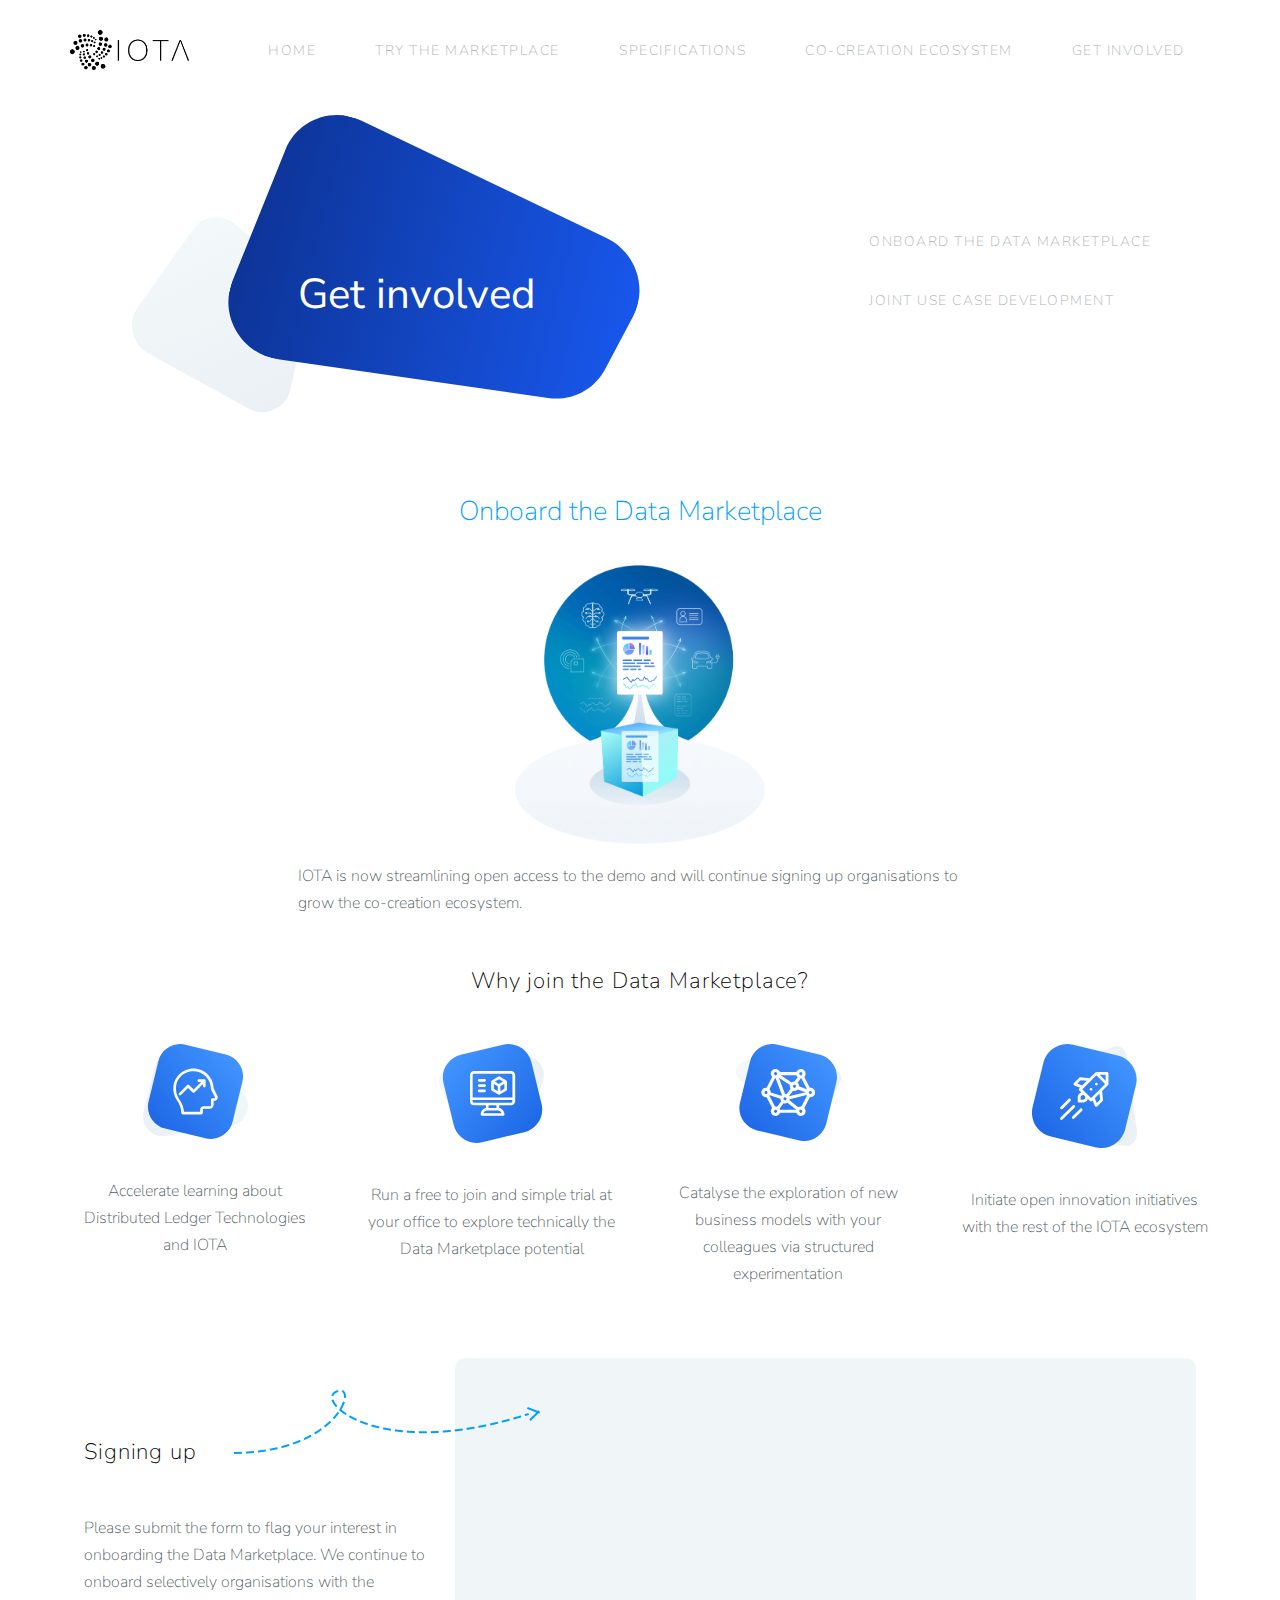
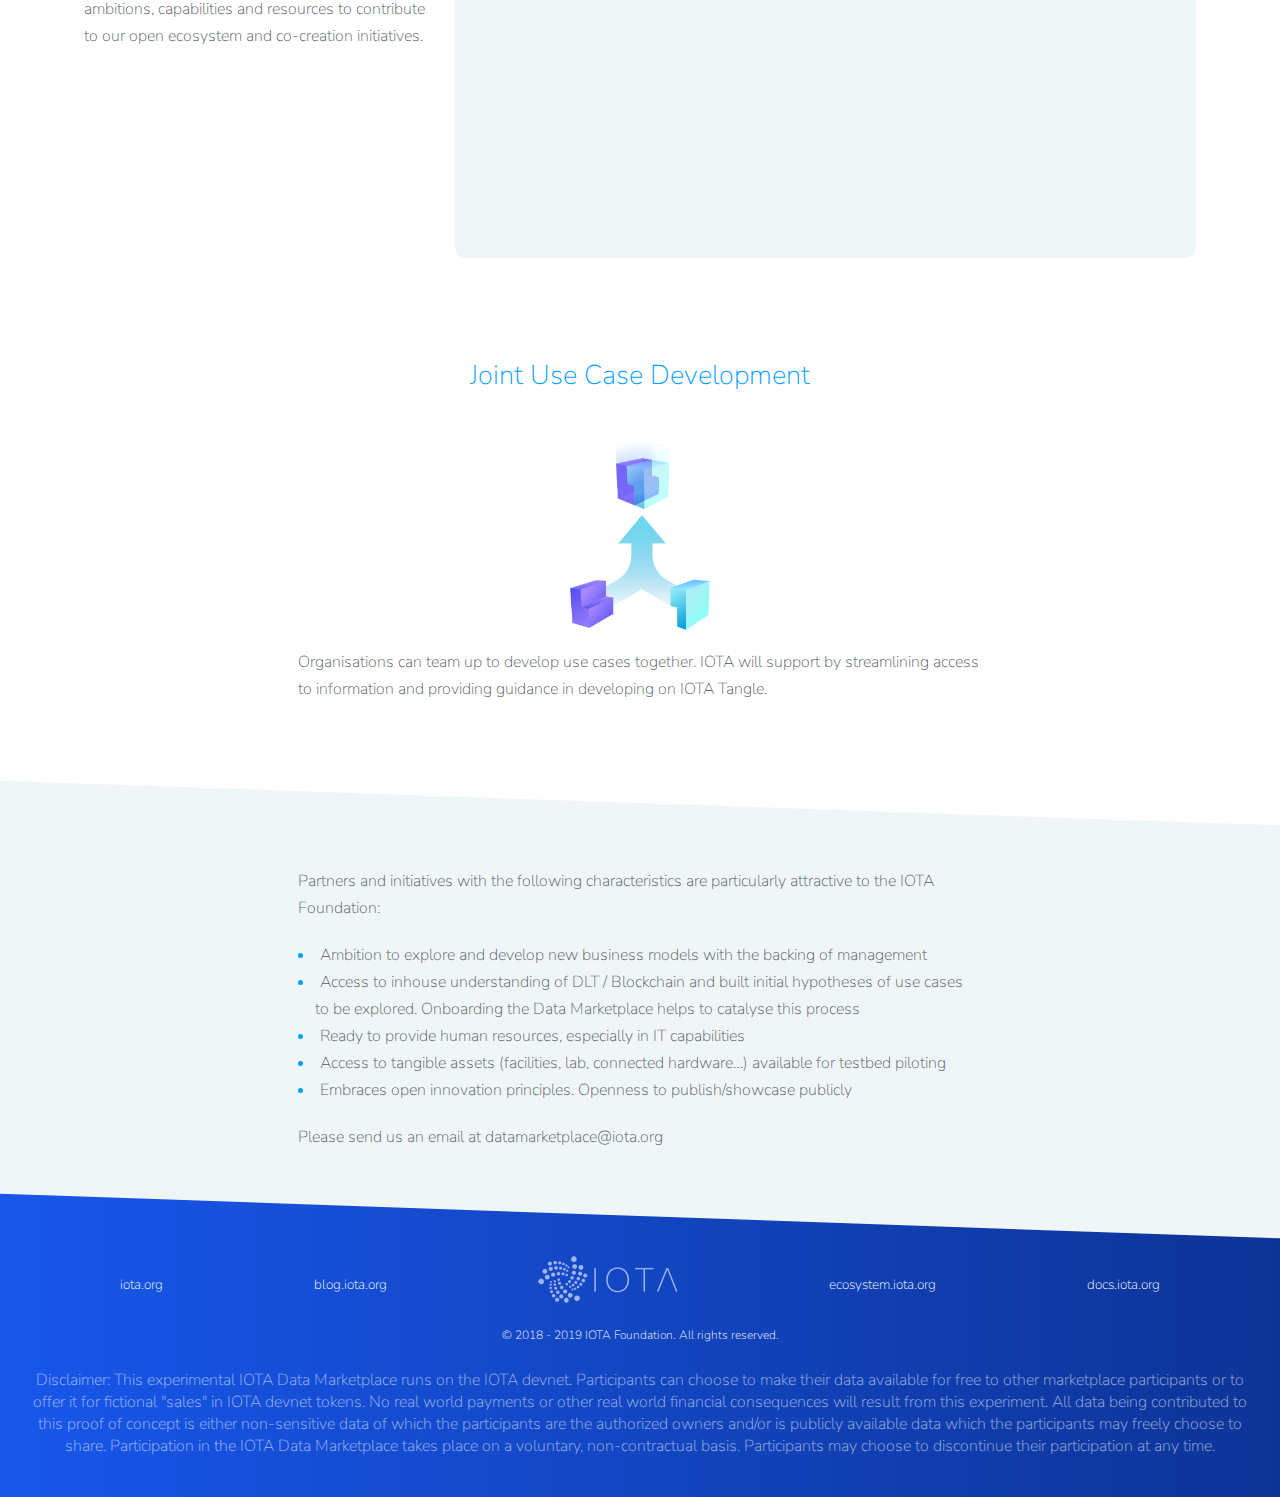
<file: week7/paginatwee.html>
<!DOCTYPE html>
<html lang="en">

<head>
    <meta charset="UTF-8">
    <link rel="stylesheet" href="style/style.css">
    <link rel="stylesheet" href="https://fonts.googleapis.com/css?family=Nunito+Sans&display=swap">

    <title>The IOTA Data Marketplace</title>
</head>

<body class="tweedepagina">
    <!-- Navigatie -->
    <div id="phonemenu">
        <button>
            <p>x</p>
        </button>

        <a href="">
            <p>Home</p>
        </a>
        <a href="">
            <p>Try the marketplace</p>
        </a>
        <a href="">
            <p>Specifications</p>
        </a>
        <a href="">
            <p>Co-creation Ecosystem</p>
        </a>
        <a href="">
            <p>Get involved</p>
        </a>
    </div>

    <nav>
        <button type="button"><img src="images/hamburger.PNG" alt="hamburger-icon"></button>

        <a href=""><img src="images/logo-header.svg" alt="logo"></a>
        <a href="">
            <p>Home</p>
        </a>
        <a href="">
            <p>Try the marketplace</p>
        </a>
        <a href="">
            <p>Specifications</p>
        </a>
        <a href="">
            <p>Co-creation Ecosystem</p>
        </a>
        <a href="">
            <p>Get involved</p>
        </a>
    </nav>


    <main>
        <header>
            <section>
                <img src="images/shape-5.svg" alt="blok">
                <img src="images/shape-header-hero1.svg" alt="blok">
                <h1>Get involved</h1>
            </section>

            <section><a href="">
                    <p>Onboard the data marketplace</p>
                </a><a href="">
                    <p>Joint use case development</p>
                </a></section>
        </header>

        <section>
            <h2>Onboard the Data Marketplace</h2>
            <img src="images/onboarding.png" alt="onboarding">
            <p>IOTA is now streamlining open access to the demo and will continue signing up organisations to grow the co-creation ecosystem.</p>

            <h3>Why join the Data Marketplace?</h3>
            <ul>
                <li>
                    <figure><img src="images/icon-1.svg" alt="">
                        <figcaption> Accelerate learning about Distributed Ledger Technologies and IOTA</figcaption>
                    </figure>
                </li>
                <li>
                    <figure><img src="images/icon-2.svg" alt="">
                        <figcaption>Run a free to join and simple trial at your office to explore technically the Data Marketplace potential</figcaption>
                    </figure>
                </li>
                <li>
                    <figure><img src="images/icon-3.svg" alt="">
                        <figcaption>Catalyse the exploration of new business models with your colleagues via structured experimentation</figcaption>
                    </figure>
                </li>
                <li>
                    <figure><img src="images/icon-4.svg" alt="">
                        <figcaption>Initiate open innovation initiatives with the rest of the IOTA ecosystem</figcaption>
                    </figure>
                </li>
            </ul>
        </section>


        <section>
            <div>
                <h3>Signing up</h3>
                <img src="images/arrow.png" alt="arrow">
                <p>Please submit the form to flag your interest in onboarding the Data Marketplace. We continue to onboard selectively organisations with the ambitions, capabilities and resources to contribute to our open ecosystem and co-creation initiatives.</p>
            </div>

            <form action=""></form>
        </section>


        <section>
            <h2>Joint Use Case Development</h2>
            <img src="images/joint_use_case_dev.png" alt="jointusecase">
            <p>Organisations can team up to develop use cases together. IOTA will support by streamlining access to information and providing guidance in developing on IOTA Tangle.</p>
        </section>


        <section>
            <div>
                <p>Partners and initiatives with the following characteristics are particularly attractive to the IOTA Foundation: </p>
                <ul>
                    <li><span>Ambition to explore and develop new business models with the backing of management</span></li>
                    <li><span>Access to inhouse understanding of DLT / Blockchain and built initial hypotheses of use cases to be explored. Onboarding the Data Marketplace helps to catalyse this process</span></li>
                    <li><span>Ready to provide human resources, especially in IT capabilities</span></li>
                    <li><span>Access to tangible assets (facilities, lab, connected hardware…) available for testbed piloting</span></li>
                    <li><span>Embraces open innovation principles. Openness to publish/showcase publicly</span></li>
                </ul>
                <p>Please send us an email at datamarketplace@iota.org</p>
            </div>
        </section>
    </main>

    <footer>
        <ul>
            <li><a href="">
                    <p>iota.org</p>
                </a></li>
            <li><a href="">
                    <p>blog.iota.org</p>
                </a></li>
            <li><a href="">
                    <img src="images/logo-footer.png" alt="">
                </a></li>
            <li><a href="">
                    <p>ecosystem.iota.org</p>
                </a></li>
            <li><a href="">
                    <p>docs.iota.org</p>
                </a></li>
        </ul>

        <p>© 2018 - 2019 IOTA Foundation. All rights reserved.</p>

        <p>Disclaimer: This experimental IOTA Data Marketplace runs on the IOTA devnet. Participants can choose to make their data available for free to other marketplace participants or to offer it for fictional "sales" in IOTA devnet tokens. No real world payments or other real world financial consequences will result from this experiment. All data being contributed to this proof of concept is either non-sensitive data of which the participants are the authorized owners and/or is publicly available data which the participants may freely choose to share. Participation in the IOTA Data Marketplace takes place on a voluntary, non-contractual basis. Participants may choose to discontinue their participation at any time.</p>
    </footer>

</body>

</html>
</file>
<file: docs/style/style.css>
*,
html {
    margin: 0;
    padding: 0;
    -webkit-box-sizing: border-box;
    box-sizing: border-box;
    scroll-behavior: smooth;
}

body {
    font-family: 'Nunito sans', sans-serif;
    font-weight: 100;
    font-size: 16px;
    line-height: 27px;
    color: #4E5A61;
    overflow-x: hidden;
    background-color: #ffffff;
}

h1 {
    color: #000;
}

h3 {
    color: #899CA6;
    text-transform: uppercase;
    font-size: 13px;
    letter-spacing: 0.84px;
}

a,
a:active,
a:visited,
a:hover {
    text-decoration: none;
    color: #009fff;
}

ul {
    list-style: none;
    padding: 0;
    margin: 0;
}

button,
button:focus {
    background: none;
    border: none;
    outline: none;
    color: #ffffff;
}

/* Begin notificatiebar */
body > div:first-child {
    position: relative;
    padding: 15px 35px;
    color: #ffffff;
    font-weight: 100;
    overflow: hidden;
    background: linear-gradient(135deg, rgba(10, 37, 106, 1) 0%, rgba(10, 37, 106, 1) 16%, rgba(24, 87, 235, 1) 39%, rgba(50, 220, 255, 1) 54%, rgba(18, 118, 240, 1) 65%, rgba(10, 37, 106, 1) 100%);
    background-size: 275vw;
    background-position: left;
    animation: backgroundshift 2s ease-out forwards;

    display: flex;
    justify-content: space-between;
    align-content: center;
    z-index: 999;
}

body > div:first-child > p {
    margin-top: 6px;
}

@keyframes backgroundshift {
    100% {
        background-position: right;
    }
}

body > div:first-child > button {
    padding: 12px 40px;
    font-weight: 700;
    letter-spacing: .3px;
    text-transform: uppercase;
    background: linear-gradient(-206deg, rgb(66, 228, 214) 0%, rgb(0, 176, 253) 100%);
    border-radius: 50px;
    cursor: pointer;
}

body > div:first-child.onzichtbaar {
    display: none;
}

/* Notification bar op mobiel */
@media only screen and (max-width: 980px) {
    body > div:first-child {
        animation: backgroundshift .9s ease-out forwards;
    }

    body > div:first-child > button {
        padding: 15px 25px;
        position: relative;
        right: -10px;
        top: 0;
        align-self: center
    }
}

/* Overlay mobiel menu */
nav > div:first-of-type {
    width: 100vw;
    height: 100vh;
    background: #000000;
    opacity: 0.3;
    position: fixed;
    top: 0;
    left: 0;
    display: none;
}

nav > div:first-of-type.zichtbaar {
    display: block;
}

/* Begin navigatie */
nav {
    width: 100%;
    max-width: 1170px;
    margin: auto;
    padding: 30px 15px;
    z-index: 101;
    position: relative;

    background: #ffffff;

    display: -webkit-box;
    display: -ms-flexbox;
    display: flex;

    -webkit-box-pack: justify;
    -ms-flex-pack: justify;
    justify-content: space-between;
}

nav a p,
nav a:visited p {
    font-size: 14px;
    letter-spacing: 1.5px;
    font-weight: 100;
    text-transform: uppercase;
    line-height: 28px;
    color: rgb(78, 90, 97);
    opacity: 0.5;
    cursor: pointer;
    padding: 7px 25px 0px;
    -webkit-transition: all 0.3s ease 0s;
    transition: all 0.3s ease 0s
}

nav a:hover p,
nav a:active p {
    color: #000000;
}

nav ul {
    display: flex;
    justify-content: space-around;
}

/* Hamburger button voor mobiel menu */
nav > button {
    display: none;
    position: fixed;
    right: 10px;
    top: 30px;
}

nav > button img {
    width: 45px;
}

/* Kruisje button in mobiel menu */
nav > ul button img {
    width: 15px;
    position: absolute;
    top: 20px;
    right: calc(22.5vw + 20px);
    display: none;
}

/* Mobiele navigatie */
@media only screen and (max-width: 980px) {
    nav {
        text-align: left;
        background-color: #ffffff;
        top: 0;
    }

    nav > button,
    nav > ul button img {
        display: block;
    }


    nav a p,
    nav a:visited p,
    nav a:hover p,
    nav a:active p {
        color: #ffffff;
        margin-top: 10px;
    }

    nav ul {
        display: block;
        position: fixed;
        height: 100%;
        width: 100vw;
        padding: 50px 15px;
        top: 0;
        right: -100vw;
        background: #373A47;
        transition: .7s;
    }

    .schuifmenuuit {
        right: -22.5vw;
        transition: .7s;
    }

}

/* Begin mainsectie */
h1 {
    display: block;
    font-size: 42px;
    line-height: 62px;
    font-weight: 100;
}

h2 {
    font-size: 22px;
    line-height: 36px;
    color: #4e5a61;
    font-weight: 100;
}

main {
    width: 100%;
    padding-bottom: 200px;
    overflow-x: hidden;
}

/* Zwevend blokje 'NEW' bovenaan de pagina */
main a:first-child div {
    position: absolute;
    color: #000;
    display: -webkit-box;
    display: -ms-flexbox;
    display: flex;
    font-size: 17px;
    line-height: 27px;

    -webkit-box-align: center;
    -ms-flex-align: center;
    align-items: center;


    margin: 35px;
    z-index: 3;
    padding-right: 15px;
    max-width: 420px;
    max-height: 110px;

    background-color: rgb(255, 255, 255);
    -webkit-box-shadow: rgba(25, 54, 80, 0.2) 0px 23px 50px 0px;
    box-shadow: rgba(25, 54, 80, 0.2) 0px 23px 50px 0px;

    border-radius: 6px;
    transition: .2s;
}

main a:first-child:hover div {
    -webkit-box-shadow: rgba(25, 54, 80, 0.3) 0px 23px 50px 0px;
    box-shadow: rgba(25, 54, 80, 0.3) 0px 23px 50px 0px;
}

main a:first-child div p:first-child {
    background: #173A9A;
    font-size: 16px;
    padding: 15px;
    height: 110px;
    text-align: center;
    text-transform: uppercase;
    font-weight: 600;
    letter-spacing: .47px;
    color: #ffffff;
    border-radius: 6px 0px 0px 6px;
    max-width: 30%;
}

main a:first-child div p:nth-child(2) {
    margin-left: 20px;
}

main a:first-child div img {
    margin-left: 30px;
    max-width: 2%;
}

/* Zwevende knop om terug naar top te scrollen */
main > button:first-of-type img {
    width: 55px;
    height: 55px;
}

main > button:first-of-type {
    position: fixed;
    z-index: 100;
    right: 15px;
    top: 40vh;
    opacity: 0;
}

main > button:first-of-type.zichtbaar {
    opacity: 1;
}


@media only screen and (max-width:980px) {

    /* Dit is het zwevende blokje 'NEW' bovenaan de pagina. Deze ziet er bewust anders uit op mobiel: op de originele website wordt hij afgesneden en valt de tekst buiten het scherm. */
    main > a:first-child > div {
        margin: 0 20px;
        height: 160px;
        max-height: 160px;
        position: relative;
        margin-bottom: 15px;
    }

    main > a:first-child div > p:first-child {
        height: 160px;
    }
}


/* Begin grote introductieheader */
header {
    width: 100vw;
    height: auto;
    position: relative;
    overflow-y: visible;
}

header h1 {
    max-width: 570px;
}

header h2 {
    margin-top: 25px;
    max-width: 400px;
}

header a p,
header a:active p,
header a:visited p {
    font-size: 14px;
    font-weight: 500;
    opacity: .7;
    text-transform: uppercase;
    letter-spacing: 1.5px;
    margin-top: px;
    color: #4e5a61;
    cursor: pointer;
    padding: 7px 15px 0px;
    -webkit-transition: all 0.3s ease 0s;
    transition: all 0.3s ease 0s;
}

header a:hover p {
    color: #000000;
    -webkit-transition: all 0.3s ease 0s;
    transition: all 0.3s ease 0s;
}

header a:nth-of-type(2) p {
    margin-top: 25px;
}


/* Dit is de headercontainer, opgedeeld in linker en rechter section */
header > div:first-child {
    width: 100%;
    position: relative;
    margin-right: auto;
    margin-left: auto;
    display: -webkit-box;
    display: -ms-flexbox;
    display: flex;
    padding: 0px calc(50vw - 600px);
    background: linear-gradient(190deg, rgb(243, 248, 250) 1%, rgb(234, 240, 244) 95%);
}


/* Dit is de linkerkant van de header */
header > div:first-child section:first-of-type {
    margin: 150px auto 0px 95px;
    position: relative;
    padding: 40px 0px 140px;
    width: 65%;
    max-width: 470px;
    z-index: 10;
}

header > div:first-child section:first-of-type a button {
    margin-top: 40px;
    min-width: 300px;
    text-transform: uppercase;
    font-weight: 600;
    font-size: 15px;
    letter-spacing: 0.47px;
    padding: 22px 38px;
    border-radius: 100px;
    -webkit-box-shadow: rgba(0, 159, 255, 0.27) 0px 16px 25px 0px;
    box-shadow: rgba(0, 159, 255, 0.27) 0px 16px 25px 0px;
    background-color: #009fff;
}


/* Dit is de rechterkant van de header */
header > div:first-child section:nth-of-type(2) {
    width: 45%;
    position: relative;
}

header > div:first-child section:nth-of-type(2) div:first-of-type {
    z-index: 2;
    position: absolute;
    top: 185px;
    left: 80px;
    width: 135px;
    height: 50px;
    background: linear-gradient(-206deg, rgb(66, 228, 214) 0%, rgb(0, 176, 253) 100%);
    -webkit-box-shadow: rgba(10, 32, 87, 0.24) 0px 14px 28px 0px;
    box-shadow: rgba(10, 32, 87, 0.24) 0px 14px 28px 0px;
    border-radius: 7px;
}

/* Zwevende blauwe blokjes en images */
header > div:first-child section:nth-of-type(2) div:nth-of-type(2) {
    z-index: 2;
    position: relative;
    top: 510px;
    left: 345px;
    width: 220px;
    height: 80px;
    background-color: rgb(10, 32, 86);
    -webkit-box-shadow: rgba(10, 32, 87, 0.24) 0px 14px 28px 0px;
    box-shadow: rgba(10, 32, 87, 0.24) 0px 14px 28px 0px;
    border-radius: 7px;
}

header > div:first-child section:nth-of-type(2) div:nth-of-type(3) {
    z-index: 2;
    position: relative;
    top: 660px;
    left: 275px;
    width: 110px;
    height: 40px;
    background-color: rgb(10, 32, 86);
    background: linear-gradient(-206deg, rgb(66, 228, 214) 0%, rgb(0, 176, 253) 100%);
    border-radius: 7px;
}

header > div:first-child section:nth-of-type(2) img {
    position: absolute;
    z-index: 3;
}

header > div:first-child section:nth-of-type(2) img:first-of-type {
    left: 360px;
    top: 80px;
}

header > div:first-child section:nth-of-type(2) img:nth-of-type(2) {
    left: 25px;
    top: 210px;
}

header > div:first-child section:nth-of-type(2) img:nth-of-type(3) {
    left: 145px;
    top: 395px;
}


/* Hieronder de 3 images van de gekleurde vlakken */
header > img:first-of-type {
    position: absolute;
    z-index: 1;
    top: 8px;
    height: 105%;
    left: 55vw;
}

header > img:nth-last-child(2) {
    position: absolute;
    right: 86vw;
    bottom: -77px;
}

header > img:last-child {
    left: 36vw;
    top: 0;
    position: absolute;
}


/* Mobiele opmaak header */
@media only screen and (max-width:980px) {
    header {
        width: 100vw;
        height: auto;
    }

    header h1 {
        font-size: 25px;
        line-height: 38px;
    }

    header h2 {
        font-size: 18px;
        line-height: 30px;
    }

    /* Dit is de headercontainer, opgedeeld in linker en rechter section */
    header > div:first-child {
        padding: 0px 25px;
        margin: 0;
    }

    /* Dit is de linkerkant van de header */
    header > div:first-child section:first-of-type {
        margin: 75px auto 0 0;
        max-width: 60vw;
    }


    /* Zwevende blauwe blokjes en images */
    header > div:first-child section:nth-of-type(2) div:first-of-type {
        left: 60px;
        top: 230px;
        height: 40px;
        background: linear-gradient(-206deg, rgb(66, 228, 214) 0%, rgb(0, 176, 253) 100%);
        -webkit-box-shadow: rgba(10, 32, 87, 0.24) 0px 14px 28px 0px;
        box-shadow: rgba(10, 32, 87, 0.24) 0px 14px 28px 0px;
        border-radius: 7px;
    }

    header > div:first-child section:nth-of-type(2) img:nth-of-type(2) {
        left: 20px;
        top: 45px;
        height: 125px;
    }
}

@media only screen and (max-width: 600px) {

    /* Hieronder de 3 images van de gekleurde vlakken */
    header > img:first-of-type,
    header > img:nth-last-child(2) {
        display: none;
    }
}


/* Begin about section */
main > section:first-of-type {
    /* Dit is de about section */
    background: transparent;
    margin-left: auto;
    margin-right: auto;
    max-width: 690px;
    width: 100%;
    padding: 50px 0px;
}

main > section:first-of-type img {
    width: 100%;
    padding: 25px 100px;
}


/* Begin mobiele opmaak about section */
@media only screen and (max-width:980px) {
    #about {
        padding: 50px 25px;
    }

    #about img {
        padding: 25px 15px;
    }
}

/* Begin participants section */
main > section:nth-of-type(2) {
    margin-left: auto;
    margin-right: auto;
    background-color: #EBF1F5;
    width: 100%;
    padding: 50px 0px;
    text-align: center;
    -webkit-transform: skewY(2deg);
    transform: skewY(2deg);
}

main > section:nth-of-type(2) h3 {
    -webkit-transform: skewY(-2deg);
    transform: skewY(-2deg);
}

main > section:nth-of-type(2) img {
    max-width: 200px;
    max-height: 120px;
    padding: 15px;
}

main > section:nth-of-type(2) ul {
    max-width: 1440px;
    display: -webkit-box;
    display: -ms-flexbox;
    display: flex;
    -webkit-box-pack: center;
    -ms-flex-pack: center;
    justify-content: center;
    -ms-flex-wrap: wrap;
    flex-wrap: wrap;
    width: 60%;
    margin: 40px auto;
    -webkit-transform: skewY(-2deg);
    transform: skewY(-2deg);
}

footer {
    z-index: -1;
    font-weight: 100;
    color: #ffffff;
    text-align: center;
    padding: 140px 0 0 0;
    margin-top: -300px;
    background-image: linear-gradient(90deg, rgb(24, 87, 235), rgb(13, 52, 151));
}

footer a,
footer a:active,
footer a:visited,
footer a:hover {
    color: #ffffff;
}

footer ul {
    max-width: 1140px;
    display: -webkit-box;
    display: -ms-flexbox;
    display: flex;
    -webkit-box-pack: justify;
    -ms-flex-pack: justify;
    justify-content: space-between;
    -webkit-box-align: center;
    -ms-flex-align: center;
    align-items: center;
    margin: auto;
    padding: 0px 50px;
    font-size: .85em;
}

footer p:nth-child(2) {
    font-size: 12px;
    margin-top: 10px;
}

footer p:nth-child(3) {
    line-height: normal;
    padding: 20px 30px 40px 30px;
    opacity: .6;
}

@media only screen and (max-width:980px) {
    footer ul {
        -webkit-box-orient: vertical;
        -webkit-box-direction: normal;
        -ms-flex-direction: column;
        flex-direction: column;
    }


    /* IOTA logo in footer naar boven krijgen op mobiel */
    footer ul > li:nth-child(1) {
        order: 2;
    }
    
    footer p:nth-child(3) {
       font-size: 80%;   
    }

    footer ul > li:nth-child(2) {
        order: 3;
    }

    footer ul > li:nth-child(3) {
        order: 1;
    }

    footer ul > li:nth-child(4) {
        order: 4;
    }

    footer ul > li:nth-child(5) {
        order: 5;
    }
}


/* ---------------------- tweede pagina --------------------------------- */
.tweedepagina nav {
    background: none;
}

/* Hieronder de header */
.tweedepagina header a p {
    margin-top: 5px;
}

.tweedepagina > main > header {
    display: flex;
    width: 100%;
    max-width: 1170px;
    margin: 0 auto;
    position: relative;
    padding: 0px 15px;
    background: transparent;
}

.tweedepagina header > section:first-child {
    width: 60%;
}

.tweedepagina header > section > img:first-child {
    position: absolute;
    z-index: -10;
    transform: skew(-65deg, 66deg);
    top: 175px;
    left: 10vw;
    width: 7%;
}

.tweedepagina header > section > img:nth-child(2) {
    position: absolute;
    z-index: -10;
    transform: skew(-14deg, 195deg);
    top: 40px;
    left: 15vw;
    width: 33%;
    max-width: 540px;
}

.tweedepagina header > section > h1 {
    line-height: 1.48;
    max-width: 400px;
    margin-bottom: 40px;
    color: rgb(255, 255, 255);
    font-size: 42px;
    font-weight: 400;
    letter-spacing: normal;
    text-align: center;
    position: absolute;
    top: 155px;
    left: 19vw;
}

.tweedepagina header > section:nth-child(2) {
    width: 40%;
    max-width: 600px;
    padding: 87px 0px 80px 100px;
}

@media only screen and (max-width:1100px) {
    .tweedepagina header > section:nth-child(2) {
        padding: 87px 0px 80px 0px;
    }

    .tweedepagina header > section > h1 {
        font-size: 30px;
        top: 130px;
        left: 22vw;
    }
}

@media (max-width:980px) {
    .tweedepagina > main > header {
        display: block;
        width: 100%;
        height:190px;
        margin-left: 3vw;
        position: relative;
        max-width: none;
        overflow: hidden;
    }

    .tweedepagina header > section:first-child {
        width: 100%;
    }

    .tweedepagina header > section > img:first-child {
        visibility: hidden;
    }

    .tweedepagina header > section > img:nth-child(2) {
        transform: rotate(0deg);
        top: 50px;
        left: 0;
        width: 140%;
        max-width: none;
    }

    .tweedepagina header > section > h1 {
        max-width: none;
        color: #4E5A61;
        top: 0;
        right: 5vw;
        text-align: right;
    }

    .tweedepagina header > section:nth-child(2) {
        width: auto;
        margin: -10px 30px 0 30px;
    }

    .tweedepagina header > section:nth-child(2) > a > p {
        color: #ffffff;
    }
}

/* Tekstblokken: 'Why join...?' en 'Joint Use Case...' */
.tweedepagina > main > section:first-of-type,
.tweedepagina > main > section:nth-of-type(3) {
    margin: 100px auto;
    width: 100%;
    max-width: 1140px;
}

.tweedepagina > main > section:first-of-type > img {
    width: 250px;
    padding: 10px 0px;
    margin-left: calc(50% - 125px);
}

.tweedepagina > main > section:nth-of-type(3) > img {
    width: 200px;
    padding: 10px 30px;
    margin-left: calc(50% - 100px);
}

.tweedepagina > main > section:first-of-type > p,
.tweedepagina > main > section:nth-of-type(3) > p {
    padding: 0 20%;
}

.tweedepagina h2 {
    font-size: 1.7em;
    color: #009FFF;
    text-align: center;
    padding-bottom: 25px;
}

.tweedepagina h3 {
    font-size: 1.4em;
    color: #000000;
    text-transform: none;
    text-align: center;
    font-weight: 100;
    padding: 50px 0;
}

.tweedepagina > main > section:first-of-type > ul {
    display: -webkit-box;
    display: -ms-flexbox;
    display: flex;
    -ms-flex-wrap: wrap;
    flex-wrap: wrap;
    width: 100%;
    -webkit-box-pack: justify;
    -ms-flex-pack: justify;
    justify-content: space-between;
}

.tweedepagina > main > section:first-of-type > ul li {
    max-width: 22%;
    text-align: center;
}

.tweedepagina > main > section:first-of-type > ul img {
    width: 105px;
    padding: 0;
}

.tweedepagina > main > section:first-of-type li > figure > figcaption {
    margin-top: 30px;
}


@media only screen and (max-width: 980px) {
    .tweedepagina > main > section:first-of-type {
        background-color: #ffffff;
        padding-top: 0;
        margin-top: 30px;
        width: 100%;
        max-width: 724px;
    }

    .tweedepagina h2 {
        font-size: 1.4em;
        margin: auto;
        word-wrap: break-word;
    }

    .tweedepagina > main > section:first-of-type > img {
        width: 200px;
        margin-left: calc(50% - 100px);
        padding: 0;
    }

    .tweedepagina > main > section:nth-of-type(3) {
        margin: 10px auto;
    }
    
    .tweedepagina > main > section:nth-of-type(3) > img {
        padding: 0 20px;
    }

    .tweedepagina > main > section:first-of-type > p,
    .tweedepagina > main > section:nth-of-type(3) > p {
        width: 100%;
        padding: 20px;
    }

    .tweedepagina > main > section:first-of-type > ul {
        display: -webkit-box;
        display: -ms-flexbox;
        display: flex;
        flex-direction: column;
        align-items: center;
    }

    .tweedepagina > main > section:first-of-type > ul li {
        max-width: 260px;
        padding-bottom: 40px;
    }

    .tweedepagina > main > section:first-of-type li > figure > figcaption {
        margin-top: 20px;
    }
}


/* Form */
.tweedepagina > main > section:nth-of-type(2) {
    width: 100%;
    max-width: 1140px;
    text-align: left;
    margin: auto;
    background: none;
    transform: none;

    display: -webkit-box;
    display: -ms-flexbox;
    display: flex;

    -ms-flex-pack: distribute;
    justify-content: space-around;
}

.tweedepagina > main > section:nth-of-type(2) > div {
    width: 30%;
    position: relative;
}

.tweedepagina > main > section:nth-of-type(2) > div > img {
    position: absolute;
    width: 255px;
    max-width: 255px;
    margin: -120px 150px;
}

.tweedepagina > main > section:nth-of-type(2) > div > h3 {
    text-align: left;
}

.tweedepagina form {
    margin-top: -50px;
    width: 65%;
    background: #F0F6F8;
    border-radius: 10px;
    height: 500px;
    padding: 60px;
}

@media only screen and (max-width:980px) {
    .tweedepagina > main > section:nth-of-type(2) {
        margin-top: -150px;
        flex-direction: column;
    }

    .tweedepagina > main > section:nth-of-type(2) > div {
        width: 100%;
        padding: 0 20px;
        text-align: center;
    }

    .tweedepagina > main > section:nth-of-type(2) > div > img {
        visibility: hidden;
    }

    .tweedepagina > main > section:nth-of-type(2) > div > h3 {
        text-align: center;
        margin-bottom: -30px;
    }

    .tweedepagina form {
        margin-top: 25px;
        width: 100%;
        height: auto;
        padding: 60px 40px;
    }
}


/* Form inputs */
.tweedepagina form > section:first-of-type {
    display: flex;
}

.tweedepagina form > section:first-of-type > div:first-child {
    width: 100%;
    display: flex;
    flex-direction: column;
}


.tweedepagina form > section:first-of-type > div:nth-child(2) {
    width: 100%;
    display: flex;
    flex-direction: column;
    padding: 0 20px;
}

input[type=text],
input[type=email],
select,
textarea {
    height: 45px;
    width: 100%;
    padding: 9px 14px;
    margin: 10px 0 0 0;
    background: transparent;
    border: 1px solid #D8D8D8;
    border-radius: 25px;
    font-family: 'Nunito sans', Arial, sans-serif;
    font-size: .9em;
    color: #4E5A61;
}

textarea {
    height: 155px;
}

input:focus,
select:focus,
option:focus,
textarea:focus {
    outline: none;
}

.tweedepagina form > section:nth-of-type(2) {
    margin-top: 10px;
    font-size: .9em;
    font-style: italic;
}

label > input {
    margin-right: 10px;
}

input[type=submit] {
    margin-top: 30px;
    width: 100%;
    background-color: #009FFF;
    text-transform: uppercase;
    font-weight: 700;
    font-size: 1em;
    letter-spacing: .47px;
    color: #fff;
    height: 60px;
    padding: 12px 21px;
    border-radius: 100px;
    border: none;
    box-shadow: 0 9px 26px 3px #c5e3fa;
}

@media only screen and (max-width:980px) {
    .tweedepagina form > section:first-of-type {
        flex-direction: column;
    }

    .tweedepagina form > section:first-of-type > div:nth-child(2) {
        padding: 0;
    }
}


/* Tekstblok 3 */
.tweedepagina > main > section:nth-of-type(4) {
    width: 100%;
    background-color: #F0F6F8;
    -webkit-transform: skewY(2deg);
    transform: skewY(2deg);
}

.tweedepagina > main > section:nth-of-type(4) > div {
    -webkit-transform: skewY(-2deg);
    transform: skewY(-2deg);
    width: 100%;
    max-width: 724px;
    margin: 0 auto;
    padding: 65px 20px;
}

.tweedepagina > main > section:nth-of-type(4) > div > ul {
    list-style: disc;
    padding: 20px 17px;
    color: #009FFF;
}

.tweedepagina > main > section:nth-of-type(4) > div > ul span {
    margin-left: 5px;
    color: #4E5A61;
}

@media only screen and (max-width:980px) {
    .tweedepagina > main > section:nth-of-type(4) > div > ul {
        padding: 20px 40px;
    }
}
</file>
<file: week2/style/style.css>
*,
html {
    margin: 0;
    padding: 0;
    -webkit-box-sizing: border-box;
    box-sizing: border-box;
}

body {
    font-family: 'Nunito sans', sans-serif;
    font-weight: 100;
    background-image: linear-gradient(190deg, rgb(243, 248, 250) 1%, rgb(234, 240, 244) 95%);
}

a {
    text-decoration: none;
}

ul {
    list-style: none;
    padding: 0;
    margin: 0;
}

button {
    background: none;
    border: none;
    color: #ffffff;
}

nav {
    width: 100%;
    max-width: 1200px;
    margin-right: auto;
    margin-left: auto;
    padding: 30px 15px;
    z-index: 10;
    display: flex;
    justify-content: space-between;
}

nav a p,
nav a:visited p {
    font-size: 14px;
    letter-spacing: 1.5px;
    font-weight: 100;
    text-transform: uppercase;
    line-height: 28px;
    color: rgb(78, 90, 97);
    opacity: 0.5;
    text-align: center;
    cursor: pointer;
    padding: 7px 25px 0px;
    -webkit-transition: all 0.3s ease 0s;
    transition: all 0.3s ease 0s
}

nav a:hover p,
nav a:active p {
    color: #000000;
}

nav button {
    display: none;
}

#overlaymenu {
    display: none;
}


@media only screen and (max-width: 1000px) {
    nav button {
        display: block;
        position: fixed;
        right: 15px;
    }

    nav a p {
        display: none;
    }

    #overlaymenu button p {
        position: absolute;
        margin-top:-50px;
        right: 15px;
        font-size:25px;
    }

    #overlaymenu {
        width: 300px;
        height: 100%;
        padding: 2.5em 2em 0;
        background-color: #373a47;
        display: block;
        position: fixed;
        right: -300px;
        top: 0;
        transition: .5s ease-in-out;
        z-index: 1;
    }

    #overlaymenu a p,
    #overlaymenu a:active p,
    #overlaymenu a:visited p {
        color: #ffffff;
        opacity: 0.5;
        letter-spacing: 1.5px;
        line-height: 2em;
        text-transform: uppercase;
        font-weight: 100;
        -webkit-transition: all 0.3s ease 0s;
        transition: all 0.3s ease 0s;
    }

    #overlaymenu a:hover p {
        opacity: 1;

    }

}
</file>
<file: week6/style/style.css>
*,
html {
    margin: 0;
    padding: 0;
    -webkit-box-sizing: border-box;
    box-sizing: border-box;
    scroll-behavior: smooth;
}

body {
    font-family: 'Nunito sans', sans-serif;
    font-weight: 100;
    font-size: 16px;
    line-height: 27px;
    color: #4E5A61;
    background-color: #ffffff;
}

h1 {
    color: #000;
}

h3 {
    color: #899CA6;
    text-transform: uppercase;
    font-size: 13px;
    letter-spacing: 0.84px;
}

a,
a:active,
a:visited,
a:hover {
    text-decoration: none;
    color: #009fff;
}

ul {
    list-style: none;
    padding: 0;
    margin: 0;
}

button {
    background: none;
    border: none;
    color: #ffffff;
}


/* Begin navigatie */
nav {
    width: 100%;
    max-width: 1170px;
    margin-right: auto;
    margin-left: auto;
    padding: 30px 15px;
    z-index: 10;
    display: flex;
    justify-content: space-between;
}

nav a p,
nav a:visited p {
    font-size: 14px;
    letter-spacing: 1.5px;
    font-weight: 100;
    text-transform: uppercase;
    line-height: 28px;
    color: rgb(78, 90, 97);
    opacity: 0.5;
    text-align: center;
    cursor: pointer;
    padding: 7px 25px 0px;
    -webkit-transition: all 0.3s ease 0s;
    transition: all 0.3s ease 0s
}

nav a:hover p,
nav a:active p {
    color: #000000;
}

nav a img {
    padding-right: 45px;
}

nav button {
    display: none;
}

#phonemenu {
    display: none;
}


@media only screen and (max-width: 1000px) {
    #darkoverlay {
        top: 0;
        left: 0;
        width: 100vw;
        height: 100vh;
        display: block;
        opacity: 0;
        background: #000000;
        z-index: 2999;
        transition: .5s ease-in-out;
    }

    nav button {
        display: block;
        position: fixed;
        right: 15px;
    }

    nav a p {
        display: none;
    }

    #phonemenu button p {
        position: absolute;
        margin-top: -50px;
        right: 15px;
        font-size: 25px;
    }

    #phonemenu {
        width: 300px;
        height: 100%;
        padding: 2.5em 2em 0;
        background-color: #373a47;
        display: block;
        position: fixed;
        right: -300px;
        top: 0;
        transition: .5s ease-in-out;
        z-index: 3000;
    }

    #phonemenu a p,
    #phonemenu a:active p,
    #phonemenu a:visited p {
        color: #ffffff;
        opacity: 0.5;
        letter-spacing: 1.5px;
        line-height: 2em;
        text-transform: uppercase;
        font-weight: 100;
        -webkit-transition: all 0.3s ease 0s;
        transition: all 0.3s ease 0s;
    }

    #phonemenu a:hover p {
        opacity: 1;

    }
}


/* Begin mainsectie */
h1 {
    display: block;
    font-size: 42px;
    line-height: 62px;
    font-weight: 100;
}

h2 {
    font-size: 22px;
    line-height: 36px;
    color: #4e5a61;
    font-weight: 100;
}

main {
    overflow: hidden;
    padding-bottom: 200px;
}

main a:first-child div {
    position: absolute;
    color: #000;
    display: flex;
    font-size: 17px;
    line-height: 27px;
    align-items: center;
    justify-content: flex-start;
    margin: 35px;
    z-index: 60;
    padding-right: 15px;
    max-width: 420px;
    max-height: 110px;
    background-color: rgb(255, 255, 255);
    box-shadow: rgba(25, 54, 80, 0.2) 0px 23px 50px 0px;
    border-radius: 6px;
    transition: box-shadow 0.19s ease-out 0s;
}

main a:first-child:hover div {
    box-shadow: rgba(25, 54, 80, 0.3) 0px 23px 50px 0px;
}

main a:first-child div p:first-child {
    background: #173A9A;
    font-size: 16px;
    padding: 15px;
    height: 110px;
    text-align: center;
    text-transform: uppercase;
    font-weight: 600;
    letter-spacing: .47px;
    color: #ffffff;
    border-radius: 6px 0px 0px 6px;
    max-width: 30%;
}

main a:first-child div p:nth-child(2) {
    margin-left: 20px;
}

main a:first-child div img {
    margin-left: 30px;
    max-width: 2%;
}


/* Begin grote header met illustratie */
header {
    width: 100%;
    background: linear-gradient(190deg, rgb(243, 248, 250) 1%, rgb(234, 240, 244) 95%);
}

header h1 {
    max-width: 570px;
}

header h2 {
    margin-top: 25px;
    max-width: 400px;
}

header a p,
header a:active p,
header a:visited p {
    font-size: 14px;
    text-transform: uppercase;
    letter-spacing: 1.5px;
    margin-top: 25px;
    opacity: 0.5;
    color: #4e5a61;
    cursor: pointer;
    padding: 7px 15px 0px;
    transition: all 0.3s ease 0s;
}

header a:hover p {
    color: #000000;
    transition: all 0.3s ease 0s;
}

#headercontainer {
    /* Deze is opgedeeld in linker en rechter section */
    width: 100%;
    max-width: 1170px;
    margin-right: auto;
    margin-left: auto;
    display: flex;
    padding: 0px 15px;
}

header section:first-of-type {
    margin: 150px auto 0px 95px;
    position: relative;
    padding: 40px 0px 140px;
    width: 100%;
    max-width: 600px;
    z-index: 2000;
}

header section:first-of-type a button {
    margin-top: 40px;
    min-width: 300px;
    text-transform: uppercase;
    font-weight: 600;
    font-size: 15px;
    letter-spacing: 0.47px;
    padding: 22px 38px;
    border-radius: 100px;
    box-shadow: rgba(0, 159, 255, 0.27) 0px 16px 25px 0px;
    background-color: #009fff;
}

header section:nth-of-type(2) {
    width: 50%;
    z-index: 100;
    width: 50%;
}

header section:nth-of-type(2) img {
    position: relative;
    z-index: 50;
}

#headercontainer img:first-child {
    /* Groot blauw vlak */
    position: absolute;
    left: 56vw;
    z-index: 5;
    top: 120px;
    height: 86%;
}

header section:nth-of-type(2) div:first-of-type {
    /* Dit zijn de kleine blokjes en images in de header */
    position: absolute;
    top: 290px;
    left: 60vw;
    width: 135px;
    height: 50px;
    background: linear-gradient(-206deg, rgb(66, 228, 214) 0%, rgb(0, 176, 253) 100%);
    box-shadow: rgba(10, 32, 87, 0.24) 0px 14px 28px 0px;
    border-radius: 7px;
}

header section:nth-of-type(2) div:nth-of-type(2) {
    position: relative;
    bottom: 0px;
    left: 320px;
    width: 220px;
    height: 80px;
    background-color: rgb(10, 32, 86);
    box-shadow: rgba(10, 32, 87, 0.24) 0px 14px 28px 0px;
    border-radius: 7px;
}

header section:nth-of-type(2) div:nth-of-type(3) {
    position: relative;
    top: 145px;
    right: -250px;
    width: 110px;
    height: 40px;
    background-color: rgb(10, 32, 86);
    background: linear-gradient(-206deg, rgb(66, 228, 214) 0%, rgb(0, 176, 253) 100%);
    border-radius: 7px;
}

header section:nth-of-type(2) img:first-of-type {
    left: 75%;
    top: 75px;
}

header section:nth-of-type(2) img:nth-of-type(2) {
    left: 4%;
    top: 50px;
}

header section:nth-of-type(2) img:nth-of-type(3) {
    left: 27%;
    top: 70px;
}

header img:last-child,
header img:nth-last-child(2) {
    position: absolute;
}

header img:last-child {
    margin-left: 300px;
}

header img:nth-last-child(2) {
    bottom: -50px;
    left: -320px;
}


/* Begin mobiele opmaak header */
@media only screen and (max-width:1000px) {}


/* Begin about section */
#about {
    background: transparent;
    margin-left: auto;
    margin-right: auto;
    max-width: 690px;
    width: 100%;
    padding: 50px 0px;
}

#about img {
    width: 100%;
    padding: 25px 100px;
}


/* Begin mobiele opmaak about section */
@media only screen and (max-width:1000px) {
    #about {
        padding: 50px 25px;
    }

    #about img {
        padding: 25px 15px;
    }
}

/* Begin participants section */
#participants {
    margin-left: auto;
    margin-right: auto;
    background-color: #EBF1F5;
    width: 100%;
    padding: 50px 0px;
    text-align: center;
    transform: skewY(2deg);
}

#participants h3 {
    transform: skewY(-2deg);
}

#participants img {
    max-width: 200px;
    max-height: 120px;
    padding: 15px;
}

#participants ul {
    max-width: 1440px;
    display: flex;
    justify-content: center;
    flex-wrap: wrap;
    width: 60%;
    margin: 40px auto;
    transform: skewY(-2deg);
}

footer {
    z-index: -1;
    font-weight: 100;
    color: #ffffff;
    text-align: center;
    padding: 140px 0 0 0;
    margin-top: -300px;
    background-image: linear-gradient(90deg, rgb(24, 87, 235), rgb(13, 52, 151));
}

footer a,
footer a:active,
footer a:visited,
footer a:hover {
    color: #ffffff;
}

footer ul {
    max-width: 1140px;
    display: flex;
    justify-content: space-between;
    align-items: center;
    margin: auto;
    padding: 0px 50px;
    font-size: .85em;
}

footer p:nth-child(2) {
    font-size: 12px;
    margin-top: 10px;
}

footer p:nth-child(3) {
    line-height: normal;
    padding: 20px 30px 40px 30px;
    opacity: .6;
}

@media only screen and (max-width:1000px){
    footer ul {
        flex-direction: column;
    }
}
</file>
<file: week9/style/style.css>
*,
html {
    margin: 0;
    padding: 0;
    -webkit-box-sizing: border-box;
    box-sizing: border-box;
    scroll-behavior: smooth;
}

body {
    font-family: 'Nunito sans', sans-serif;
    font-weight: 100;
    font-size: 16px;
    line-height: 27px;
    color: #4E5A61;
    overflow-x: hidden;
    background-color: #ffffff;
}

h1 {
    color: #000;
}

h3 {
    color: #899CA6;
    text-transform: uppercase;
    font-size: 13px;
    letter-spacing: 0.84px;
}

a,
a:active,
a:visited,
a:hover {
    text-decoration: none;
    color: #009fff;
}

ul {
    list-style: none;
    padding: 0;
    margin: 0;
}

button,
button:focus {
    background: none;
    border: none;
    outline: none;
    color: #ffffff;
}

/* Begin notificatiebar */
body > div:first-child {
    position: relative;
    padding: 15px 35px;
    color: #ffffff;
    font-weight: 100;
    overflow: hidden;
    background: linear-gradient(135deg, rgba(10, 37, 106, 1) 0%, rgba(10, 37, 106, 1) 16%, rgba(24, 87, 235, 1) 39%, rgba(50, 220, 255, 1) 54%, rgba(18, 118, 240, 1) 65%, rgba(10, 37, 106, 1) 100%);
    background-size: 275vw;
    background-position: left;
    animation: backgroundshift 2s ease-out forwards;

    display: flex;
    justify-content: space-between;
    align-content: center;
}

body > div:first-child > p {
    margin-top: 6px;
}

@keyframes backgroundshift {
    100% {
        background-position: right;
    }
}

body > div:first-child > button {
    padding: 12px 40px;
    font-weight: 700;
    letter-spacing: .3px;
    text-transform: uppercase;
    background: linear-gradient(-206deg, rgb(66, 228, 214) 0%, rgb(0, 176, 253) 100%);
    border-radius: 50px;
    cursor: pointer;
}

body > div:first-child.onzichtbaar {
    display: none;
}

/* Notification bar op mobiel */
@media only screen and (max-width: 980px) {
    body > div:first-child {
        animation: backgroundshift .9s ease-out forwards;
    }

    body > div:first-child > button {
        padding: 15px 25px;
        position: relative;
        right: -10px;
        top: 0;
        align-self: center
    }
}

/* Overlay mobiel menu */
nav > div:first-of-type {
    width: 100vw;
    height: 100vh;
    background: #000000;
    opacity: 0.3;
    position: fixed;
    top: 0;
    left: 0;
    display: none;
}

nav > div:first-of-type.zichtbaar {
    display: block;
}

/* Begin navigatie */
nav {
    width: 100%;
    max-width: 1170px;
    margin: auto;
    padding: 30px 15px;
    z-index: 101;
    position: relative;

    background: #ffffff;

    display: -webkit-box;
    display: -ms-flexbox;
    display: flex;

    -webkit-box-pack: justify;
    -ms-flex-pack: justify;
    justify-content: space-between;
}

nav a p,
nav a:visited p {
    font-size: 14px;
    letter-spacing: 1.5px;
    font-weight: 100;
    text-transform: uppercase;
    line-height: 28px;
    color: rgb(78, 90, 97);
    opacity: 0.5;
    cursor: pointer;
    padding: 7px 25px 0px;
    -webkit-transition: all 0.3s ease 0s;
    transition: all 0.3s ease 0s
}

nav a:hover p,
nav a:active p {
    color: #000000;
}

nav ul {
    display: flex;
    justify-content: space-around;
}

/* Hamburger button voor mobiel menu */
nav > button {
    display: none;
    position: fixed;
    right: 10px;
    top: 30px;
}

nav > button img {
    width: 45px;
}

/* Kruisje button in mobiel menu */
nav > ul button img {
    width: 15px;
    position: absolute;
    top: 20px;
    right: calc(22.5vw + 20px);
    display: none;
}

/* Mobiele navigatie */
@media only screen and (max-width: 980px) {
    nav {
        text-align: left;
        background-color: #ffffff;
        top: 0;
    }

    nav > button,
    nav > ul button img {
        display: block;
    }


    nav a p,
    nav a:visited p,
    nav a:hover p,
    nav a:active p {
        color: #ffffff;
        margin-top: 10px;
    }

    nav ul {
        display: block;
        position: fixed;
        height: 100%;
        width: 100vw;
        padding: 50px 15px;
        top: 0;
        right: -100vw;
        background: #373A47;
        transition: .7s;
    }

    .schuifmenuuit {
        right: -22.5vw;
        transition: .7s;
    }

}

/* Begin mainsectie */
h1 {
    display: block;
    font-size: 42px;
    line-height: 62px;
    font-weight: 100;
}

h2 {
    font-size: 22px;
    line-height: 36px;
    color: #4e5a61;
    font-weight: 100;
}

main {
    width: 100%;
    padding-bottom: 200px;
    overflow-x: hidden;
}

/* Zwevend blokje 'NEW' bovenaan de pagina */
main a:first-child div {
    position: absolute;
    color: #000;
    display: -webkit-box;
    display: -ms-flexbox;
    display: flex;
    font-size: 17px;
    line-height: 27px;

    -webkit-box-align: center;
    -ms-flex-align: center;
    align-items: center;


    margin: 35px;
    z-index: 3;
    padding-right: 15px;
    max-width: 420px;
    max-height: 110px;

    background-color: rgb(255, 255, 255);
    -webkit-box-shadow: rgba(25, 54, 80, 0.2) 0px 23px 50px 0px;
    box-shadow: rgba(25, 54, 80, 0.2) 0px 23px 50px 0px;

    border-radius: 6px;
    transition: .2s;
}

main a:first-child:hover div {
    -webkit-box-shadow: rgba(25, 54, 80, 0.3) 0px 23px 50px 0px;
    box-shadow: rgba(25, 54, 80, 0.3) 0px 23px 50px 0px;
}

main a:first-child div p:first-child {
    background: #173A9A;
    font-size: 16px;
    padding: 15px;
    height: 110px;
    text-align: center;
    text-transform: uppercase;
    font-weight: 600;
    letter-spacing: .47px;
    color: #ffffff;
    border-radius: 6px 0px 0px 6px;
    max-width: 30%;
}

main a:first-child div p:nth-child(2) {
    margin-left: 20px;
}

main a:first-child div img {
    margin-left: 30px;
    max-width: 2%;
}

/* Zwevende knop om terug naar top te scrollen */
main > button:first-of-type img {
    width: 55px;
    height: 55px;
}

main > button:first-of-type {
    position: fixed;
    z-index: 100;
    right: 15px;
    top: 40vh;
    opacity: 0;
}

main > button:first-of-type.zichtbaar {
    opacity: 1;
}


@media only screen and (max-width:980px) {

    /* Dit is het zwevende blokje 'NEW' bovenaan de pagina. Deze ziet er bewust anders uit op mobiel: op de originele website wordt hij afgesneden en valt de tekst buiten het scherm. */
    main > a:first-child > div {
        margin: 0 20px;
        height: 160px;
        max-height: 160px;
        position: relative;
        margin-bottom: 15px;
    }

    main > a:first-child div > p:first-child {
        height: 160px;
    }
}


/* Begin grote introductieheader */
header {
    width: 100vw;
    height: auto;
    position: relative;
    overflow-y: visible;
}

header h1 {
    max-width: 570px;
}

header h2 {
    margin-top: 25px;
    max-width: 400px;
}

header a p,
header a:active p,
header a:visited p {
    font-size: 14px;
    font-weight: 500;
    opacity: .7;
    text-transform: uppercase;
    letter-spacing: 1.5px;
    margin-top: px;
    color: #4e5a61;
    cursor: pointer;
    padding: 7px 15px 0px;
    -webkit-transition: all 0.3s ease 0s;
    transition: all 0.3s ease 0s;
}

header a:hover p {
    color: #000000;
    -webkit-transition: all 0.3s ease 0s;
    transition: all 0.3s ease 0s;
}

header a:nth-of-type(2) p {
    margin-top: 25px;
}


/* Dit is de headercontainer, opgedeeld in linker en rechter section */
header > div:first-child {
    width: 100%;
    position: relative;
    margin-right: auto;
    margin-left: auto;
    display: -webkit-box;
    display: -ms-flexbox;
    display: flex;
    padding: 0px calc(50vw - 600px);
    background: linear-gradient(190deg, rgb(243, 248, 250) 1%, rgb(234, 240, 244) 95%);
}


/* Dit is de linkerkant van de header */
header > div:first-child section:first-of-type {
    margin: 150px auto 0px 95px;
    position: relative;
    padding: 40px 0px 140px;
    width: 65%;
    max-width: 470px;
    z-index: 10;
}

header > div:first-child section:first-of-type a button {
    margin-top: 40px;
    min-width: 300px;
    text-transform: uppercase;
    font-weight: 600;
    font-size: 15px;
    letter-spacing: 0.47px;
    padding: 22px 38px;
    border-radius: 100px;
    -webkit-box-shadow: rgba(0, 159, 255, 0.27) 0px 16px 25px 0px;
    box-shadow: rgba(0, 159, 255, 0.27) 0px 16px 25px 0px;
    background-color: #009fff;
}


/* Dit is de rechterkant van de header */
header > div:first-child section:nth-of-type(2) {
    width: 45%;
    position: relative;
}

header > div:first-child section:nth-of-type(2) div:first-of-type {
    z-index: 2;
    position: absolute;
    top: 185px;
    left: 80px;
    width: 135px;
    height: 50px;
    background: linear-gradient(-206deg, rgb(66, 228, 214) 0%, rgb(0, 176, 253) 100%);
    -webkit-box-shadow: rgba(10, 32, 87, 0.24) 0px 14px 28px 0px;
    box-shadow: rgba(10, 32, 87, 0.24) 0px 14px 28px 0px;
    border-radius: 7px;
}

/* Zwevende blauwe blokjes en images */
header > div:first-child section:nth-of-type(2) div:nth-of-type(2) {
    z-index: 2;
    position: relative;
    top: 510px;
    left: 345px;
    width: 220px;
    height: 80px;
    background-color: rgb(10, 32, 86);
    -webkit-box-shadow: rgba(10, 32, 87, 0.24) 0px 14px 28px 0px;
    box-shadow: rgba(10, 32, 87, 0.24) 0px 14px 28px 0px;
    border-radius: 7px;
}

header > div:first-child section:nth-of-type(2) div:nth-of-type(3) {
    z-index: 2;
    position: relative;
    top: 660px;
    left: 275px;
    width: 110px;
    height: 40px;
    background-color: rgb(10, 32, 86);
    background: linear-gradient(-206deg, rgb(66, 228, 214) 0%, rgb(0, 176, 253) 100%);
    border-radius: 7px;
}

header > div:first-child section:nth-of-type(2) img {
    position: absolute;
    z-index: 3;
}

header > div:first-child section:nth-of-type(2) img:first-of-type {
    left: 360px;
    top: 80px;
}

header > div:first-child section:nth-of-type(2) img:nth-of-type(2) {
    left: 25px;
    top: 210px;
}

header > div:first-child section:nth-of-type(2) img:nth-of-type(3) {
    left: 145px;
    top: 395px;
}


/* Hieronder de 3 images van de gekleurde vlakken */
header > img:first-of-type {
    position: absolute;
    z-index: 1;
    top: 8px;
    height: 105%;
    left: 55vw;
}

header > img:nth-last-child(2) {
    position: absolute;
    right: 86vw;
    bottom: -77px;
}

header > img:last-child {
    left: 36vw;
    top: 0;
    position: absolute;
}


/* Mobiele opmaak header */
@media only screen and (max-width:980px) {
    header {
        width: 100vw;
        height: auto;
    }

    header h1 {
        font-size: 25px;
        line-height: 38px;
    }

    header h2 {
        font-size: 18px;
        line-height: 30px;
    }

    /* Dit is de headercontainer, opgedeeld in linker en rechter section */
    header > div:first-child {
        padding: 0px 25px;
        margin: 0;
    }

    /* Dit is de linkerkant van de header */
    header > div:first-child section:first-of-type {
        margin: 75px auto 0 0;
        max-width: 60vw;
    }


    /* Zwevende blauwe blokjes en images */
    header > div:first-child section:nth-of-type(2) div:first-of-type {
        left: 60px;
        top: 230px;
        height: 40px;
        background: linear-gradient(-206deg, rgb(66, 228, 214) 0%, rgb(0, 176, 253) 100%);
        -webkit-box-shadow: rgba(10, 32, 87, 0.24) 0px 14px 28px 0px;
        box-shadow: rgba(10, 32, 87, 0.24) 0px 14px 28px 0px;
        border-radius: 7px;
    }

    header > div:first-child section:nth-of-type(2) img:nth-of-type(2) {
        left: 20px;
        top: 45px;
        height: 125px;
    }
}

@media only screen and (max-width: 600px) {

    /* Hieronder de 3 images van de gekleurde vlakken */
    header > img:first-of-type,
    header > img:nth-last-child(2) {
        display: none;
    }
}


/* Begin about section */
main > section:first-of-type {
    /* Dit is de about section */
    background: transparent;
    margin-left: auto;
    margin-right: auto;
    max-width: 690px;
    width: 100%;
    padding: 50px 0px;
}

main > section:first-of-type img {
    width: 100%;
    padding: 25px 100px;
}


/* Begin mobiele opmaak about section */
@media only screen and (max-width:980px) {
    #about {
        padding: 50px 25px;
    }

    #about img {
        padding: 25px 15px;
    }
}

/* Begin participants section */
main > section:nth-of-type(2) {
    margin-left: auto;
    margin-right: auto;
    background-color: #EBF1F5;
    width: 100%;
    padding: 50px 0px;
    text-align: center;
    -webkit-transform: skewY(2deg);
    transform: skewY(2deg);
}

main > section:nth-of-type(2) h3 {
    -webkit-transform: skewY(-2deg);
    transform: skewY(-2deg);
}

main > section:nth-of-type(2) img {
    max-width: 200px;
    max-height: 120px;
    padding: 15px;
}

main > section:nth-of-type(2) ul {
    max-width: 1440px;
    display: -webkit-box;
    display: -ms-flexbox;
    display: flex;
    -webkit-box-pack: center;
    -ms-flex-pack: center;
    justify-content: center;
    -ms-flex-wrap: wrap;
    flex-wrap: wrap;
    width: 60%;
    margin: 40px auto;
    -webkit-transform: skewY(-2deg);
    transform: skewY(-2deg);
}

footer {
    z-index: -1;
    font-weight: 100;
    color: #ffffff;
    text-align: center;
    padding: 140px 0 0 0;
    margin-top: -300px;
    background-image: linear-gradient(90deg, rgb(24, 87, 235), rgb(13, 52, 151));
}

footer a,
footer a:active,
footer a:visited,
footer a:hover {
    color: #ffffff;
}

footer ul {
    max-width: 1140px;
    display: -webkit-box;
    display: -ms-flexbox;
    display: flex;
    -webkit-box-pack: justify;
    -ms-flex-pack: justify;
    justify-content: space-between;
    -webkit-box-align: center;
    -ms-flex-align: center;
    align-items: center;
    margin: auto;
    padding: 0px 50px;
    font-size: .85em;
}

footer p:nth-child(2) {
    font-size: 12px;
    margin-top: 10px;
}

footer p:nth-child(3) {
    line-height: normal;
    padding: 20px 30px 40px 30px;
    opacity: .6;
}

@media only screen and (max-width:980px) {
    footer ul {
        -webkit-box-orient: vertical;
        -webkit-box-direction: normal;
        -ms-flex-direction: column;
        flex-direction: column;
    }


    /* IOTA logo in footer naar boven krijgen op mobiel */
    footer ul > li:nth-child(1) {
        order: 2;
    }

    footer ul > li:nth-child(2) {
        order: 3;
    }

    footer ul > li:nth-child(3) {
        order: 1;
    }

    footer ul > li:nth-child(4) {
        order: 4;
    }

    footer ul > li:nth-child(5) {
        order: 5;
    }
}


/* ---------------------- tweede pagina --------------------------------- */
.tweedepagina nav {
    background: none;
}

/* Hieronder de header */
.tweedepagina header a p {
    margin-top: 5px;
}

.tweedepagina > main > header {
    display: flex;
    width: 100%;
    max-width: 1170px;
    margin: 0 auto;
    position: relative;
    padding: 0px 15px;
    background: transparent;
}

.tweedepagina header > section:first-child {
    width: 60%;
}

.tweedepagina header > section > img:first-child {
    position: absolute;
    z-index: -10;
    transform: skew(-65deg, 66deg);
    top: 175px;
    left: 10vw;
    width: 7%;
}

.tweedepagina header > section > img:nth-child(2) {
    position: absolute;
    z-index: -10;
    transform: skew(-14deg, 195deg);
    top: 40px;
    left: 15vw;
    width: 33%;
    max-width: 540px;
}

.tweedepagina header > section > h1 {
    line-height: 1.48;
    max-width: 400px;
    margin-bottom: 40px;
    color: rgb(255, 255, 255);
    font-size: 42px;
    font-weight: 400;
    letter-spacing: normal;
    text-align: center;
    position: absolute;
    top: 155px;
    left: 19vw;
}

.tweedepagina header > section:nth-child(2) {
    width: 40%;
    max-width: 600px;
    padding: 87px 0px 80px 100px;
}

@media only screen and (max-width:1100px) {
    .tweedepagina header > section:nth-child(2) {
        padding: 87px 0px 80px 0px;
    }

    .tweedepagina header > section > h1 {
        font-size: 30px;
        top: 130px;
        left: 22vw;
    }
}

@media (max-width:980px) {
    .tweedepagina > main > header {
        display: block;
        width: 100%;
        margin-left: 3vw;
        position: relative;
        max-width: none;
    }

    .tweedepagina header > section:first-child {
        width: 100%;
    }

    .tweedepagina header > section > img:first-child {
        visibility: hidden;
    }

    .tweedepagina header > section > img:nth-child(2) {
        transform: rotate(0deg);
        top: 50px;
        left: 0;
        width: 140%;
        max-width: none;
    }

    .tweedepagina header > section > h1 {
        max-width: none;
        color: #4E5A61;
        top: 0;
        right: 5vw;
        text-align: right;
    }

    .tweedepagina header > section:nth-child(2) {
        width: auto;
        margin: -10px 30px 0 30px;
    }

    .tweedepagina header > section:nth-child(2) > a > p {
        color: #ffffff;
    }
}

/* Tekstblokken: 'Why join...?' en 'Joint Use Case...' */
.tweedepagina > main > section:first-of-type,
.tweedepagina > main > section:nth-of-type(3) {
    margin: 100px auto;
    width: 100%;
    max-width: 1140px;
}

.tweedepagina > main > section:first-of-type > img {
    width: 250px;
    padding: 10px 0px;
    margin-left: calc(50% - 125px);
}

.tweedepagina > main > section:nth-of-type(3) > img {
    width: 200px;
    padding: 10px 30px;
    margin-left: calc(50% - 100px);
}

.tweedepagina > main > section:first-of-type > p,
.tweedepagina > main > section:nth-of-type(3) > p {
    padding: 0 20%;
}

.tweedepagina h2 {
    font-size: 1.7em;
    color: #009FFF;
    text-align: center;
    padding-bottom: 25px;
}

.tweedepagina h3 {
    font-size: 1.4em;
    color: #000000;
    text-transform: none;
    text-align: center;
    font-weight: 100;
    padding: 50px 0;
}

.tweedepagina > main > section:first-of-type > ul {
    display: -webkit-box;
    display: -ms-flexbox;
    display: flex;
    -ms-flex-wrap: wrap;
    flex-wrap: wrap;
    width: 100%;
    -webkit-box-pack: justify;
    -ms-flex-pack: justify;
    justify-content: space-between;
}

.tweedepagina > main > section:first-of-type > ul li {
    max-width: 22%;
    text-align: center;

}

.tweedepagina > main > section:first-of-type > ul img {
    width: 105px;
    padding: 0;
}

.tweedepagina > main > section:first-of-type li > figure > figcaption {
    margin-top: 30px;
}


@media only screen and (max-width: 980px) {
    .tweedepagina > main > section:first-of-type {
        background-color: #ffffff;
        margin-top: -70px;
        padding-top: 30px;
        width: 100%;
        max-width: 724px;
    }

    .tweedepagina h2 {
        font-size: 1.4em;
        margin: auto;
        word-wrap: break-word;
    }

    .tweedepagina > main > section:first-of-type > img {
        width: 200px;
        margin-left: calc(50% - 100px);
        padding: 0;
    }

    .tweedepagina > main > section:nth-of-type(3) > img {
        padding: 0 20px;
    }

    .tweedepagina > main > section:first-of-type > p,
    .tweedepagina > main > section:nth-of-type(3) > p {
        width: 100%;
        padding: 20px;
    }

    .tweedepagina > main > section:nth-of-type(3) {
        margin-top: 40px;
    }

    .tweedepagina > main > section:first-of-type > ul {
        display: -webkit-box;
        display: -ms-flexbox;
        display: flex;
        flex-direction: column;
        align-items: center;
    }

    .tweedepagina > main > section:first-of-type > ul li {
        max-width: 260px;
        padding-bottom: 40px;
    }

    .tweedepagina > main > section:first-of-type li > figure > figcaption {
        margin-top: 20px;
    }
}


/* Form */
.tweedepagina > main > section:nth-of-type(2) {
    width: 100%;
    max-width: 1140px;
    text-align: left;
    margin: auto;
    background: none;
    transform: none;

    display: -webkit-box;
    display: -ms-flexbox;
    display: flex;

    -ms-flex-pack: distribute;
    justify-content: space-around;
}

.tweedepagina > main > section:nth-of-type(2) > div {
    width: 30%;
    position: relative;
}

.tweedepagina > main > section:nth-of-type(2) > div > img {
    position: absolute;
    width: 80%;
    margin: -120px 150px;
}

.tweedepagina > main > section:nth-of-type(2) > div > h3 {
    text-align: left;
}

.tweedepagina form {
    margin-top: -50px;
    width: 65%;
    background: #F0F6F8;
    border-radius: 10px;
    height: 500px;
    padding: 60px;
}

@media only screen and (max-width:980px) {
    .tweedepagina > main > section:nth-of-type(2) {
        margin-top: -150px;
        flex-direction: column;
    }

    .tweedepagina > main > section:nth-of-type(2) > div {
        width: 100%;
        padding: 0 20px;
        text-align: center;
    }

    .tweedepagina > main > section:nth-of-type(2) > div > img {
        visibility: hidden;
    }

    .tweedepagina > main > section:nth-of-type(2) > div > h3 {
        text-align: center;
        margin-bottom: -30px;
    }

    .tweedepagina form {
        margin-top: 25px;
        width: 100%;
        height: auto;
        padding: 60px 40px;
    }
}


/* Form inputs */
.tweedepagina form > section:first-of-type {
    display: flex;
}

.tweedepagina form > section:first-of-type > div:first-child {
    width: 100%;
    display: flex;
    flex-direction: column;
}


.tweedepagina form > section:first-of-type > div:nth-child(2) {
    width: 100%;
    display: flex;
    flex-direction: column;
    padding: 0 20px;
}

input[type=text],
input[type=email],
select,
textarea {
    height: 45px;
    width: 100%;
    padding: 9px 14px;
    margin: 10px 0 0 0;
    background: transparent;
    border: 1px solid #D8D8D8;
    border-radius: 25px;
    font-family: 'Nunito sans', Arial, sans-serif;
    font-size: .9em;
    color: #4E5A61;
}

textarea {
    height: 155px;
}

input:focus,
select:focus,
option:focus,
textarea:focus {
    outline: none;
}

.tweedepagina form > section:nth-of-type(2) {
    margin-top: 10px;
    font-size: .9em;
    font-style: italic;
}

label > input {
    margin-right: 10px;
}

input[type=submit] {
    margin-top: 30px;
    width: 100%;
    background-color: #009FFF;
    text-transform: uppercase;
    font-weight: 700;
    font-size: 1em;
    letter-spacing: .47px;
    color: #fff;
    height: 60px;
    padding: 12px 21px;
    border-radius: 100px;
    border: none;
    box-shadow: 0 9px 26px 3px #c5e3fa;
}

@media only screen and (max-width:980px) {
    .tweedepagina form > section:first-of-type {
        flex-direction: column;
    }

    .tweedepagina form > section:first-of-type > div:nth-child(2) {
        padding: 0;
    }
}


/* Tekstblok 3 */
.tweedepagina > main > section:nth-of-type(4) {
    width: 100%;
    background-color: #F0F6F8;
    -webkit-transform: skewY(2deg);
    transform: skewY(2deg);
}

.tweedepagina > main > section:nth-of-type(4) > div {
    -webkit-transform: skewY(-2deg);
    transform: skewY(-2deg);
    width: 100%;
    max-width: 724px;
    margin: 0 auto;
    padding: 65px 20px;
}

.tweedepagina > main > section:nth-of-type(4) > div > ul {
    list-style: disc;
    padding: 20px 17px;
    color: #009FFF;
}

.tweedepagina > main > section:nth-of-type(4) > div > ul span {
    margin-left: 5px;
    color: #4E5A61;
}

@media only screen and (max-width:980px) {
    .tweedepagina > main > section:nth-of-type(4) {
        margin-top: -60px;
    }

    .tweedepagina > main > section:nth-of-type(4) > div > ul {
        padding: 20px 40px;
    }
}

78bh 65
</file>
<file: week7/style/style.css>
*,
html {
    margin: 0;
    padding: 0;
    -webkit-box-sizing: border-box;
    box-sizing: border-box;
    scroll-behavior: smooth;
}

body {
    font-family: 'Nunito sans', sans-serif;
    font-weight: 100;
    font-size: 16px;
    line-height: 27px;
    color: #4E5A61;
    background-color: #ffffff;
}

h1 {
    color: #000;
}

h3 {
    color: #899CA6;
    text-transform: uppercase;
    font-size: 13px;
    letter-spacing: 0.84px;
}

a,
a:active,
a:visited,
a:hover {
    text-decoration: none;
    color: #009fff;
}

ul {
    list-style: none;
    padding: 0;
    margin: 0;
}

button {
    background: none;
    border: none;
    color: #ffffff;
}


/* Begin navigatie */
nav {
    width: 100%;
    max-width: 1170px;
    margin-right: auto;
    margin-left: auto;
    padding: 30px 15px;
    z-index: 10;
    display: -webkit-box;
    display: -ms-flexbox;
    display: flex;
    -webkit-box-pack: justify;
    -ms-flex-pack: justify;
    justify-content: space-between;
}

nav a p,
nav a:visited p {
    font-size: 14px;
    letter-spacing: 1.5px;
    font-weight: 100;
    text-transform: uppercase;
    line-height: 28px;
    color: rgb(78, 90, 97);
    opacity: 0.5;
    text-align: center;
    cursor: pointer;
    padding: 7px 25px 0px;
    -webkit-transition: all 0.3s ease 0s;
    transition: all 0.3s ease 0s
}

nav a:hover p,
nav a:active p {
    color: #000000;
}

nav a img {
    padding-right: 45px;
}

nav button {
    display: none;
}

#phonemenu {
    display: none;
}


@media only screen and (max-width: 1000px) {
    #darkoverlay {
        top: 0;
        left: 0;
        width: 100vw;
        height: 100vh;
        display: block;
        opacity: 0;
        background: #000000;
        z-index: 2999;
        -webkit-transition: .5s ease-in-out;
        transition: .5s ease-in-out;
    }

    nav button {
        display: block;
        position: fixed;
        right: 15px;
    }

    nav a p {
        display: none;
    }

    #phonemenu button p {
        position: absolute;
        margin-top: -50px;
        right: 15px;
        font-size: 25px;
    }

    #phonemenu {
        width: 300px;
        height: 100%;
        padding: 2.5em 2em 0;
        background-color: #373a47;
        display: block;
        position: fixed;
        right: -300px;
        top: 0;
        -webkit-transition: .5s ease-in-out;
        transition: .5s ease-in-out;
        z-index: 3000;
    }

    #phonemenu a p,
    #phonemenu a:active p,
    #phonemenu a:visited p {
        color: #ffffff;
        opacity: 0.5;
        letter-spacing: 1.5px;
        line-height: 2em;
        text-transform: uppercase;
        font-weight: 100;
        -webkit-transition: all 0.3s ease 0s;
        transition: all 0.3s ease 0s;
    }

    #phonemenu a:hover p {
        opacity: 1;

    }
}


/* Begin mainsectie */
h1 {
    display: block;
    font-size: 42px;
    line-height: 62px;
    font-weight: 100;
}

h2 {
    font-size: 22px;
    line-height: 36px;
    color: #4e5a61;
    font-weight: 100;
}

main {
    overflow: hidden;
    padding-bottom: 200px;
}

main a:first-child div {
    position: absolute;
    color: #000;
    display: -webkit-box;
    display: -ms-flexbox;
    display: flex;
    font-size: 17px;
    line-height: 27px;
    -webkit-box-align: center;
    -ms-flex-align: center;
    align-items: center;
    -webkit-box-pack: start;
    -ms-flex-pack: start;
    justify-content: flex-start;
    margin: 35px;
    z-index: 60;
    padding-right: 15px;
    max-width: 420px;
    max-height: 110px;
    background-color: rgb(255, 255, 255);
    -webkit-box-shadow: rgba(25, 54, 80, 0.2) 0px 23px 50px 0px;
    box-shadow: rgba(25, 54, 80, 0.2) 0px 23px 50px 0px;
    border-radius: 6px;
    -webkit-transition: -webkit-box-shadow 0.19s ease-out 0s;
    transition: -webkit-box-shadow 0.19s ease-out 0s;
    transition: box-shadow 0.19s ease-out 0s;
    transition: box-shadow 0.19s ease-out 0s, -webkit-box-shadow 0.19s ease-out 0s;
}

main a:first-child:hover div {
    -webkit-box-shadow: rgba(25, 54, 80, 0.3) 0px 23px 50px 0px;
    box-shadow: rgba(25, 54, 80, 0.3) 0px 23px 50px 0px;
}

main a:first-child div p:first-child {
    background: #173A9A;
    font-size: 16px;
    padding: 15px;
    height: 110px;
    text-align: center;
    text-transform: uppercase;
    font-weight: 600;
    letter-spacing: .47px;
    color: #ffffff;
    border-radius: 6px 0px 0px 6px;
    max-width: 30%;
}

main a:first-child div p:nth-child(2) {
    margin-left: 20px;
}

main a:first-child div img {
    margin-left: 30px;
    max-width: 2%;
}


/* Begin grote header met illustratie */
header {
    width: 100%;
    background: linear-gradient(190deg, rgb(243, 248, 250) 1%, rgb(234, 240, 244) 95%);
}

header h1 {
    max-width: 570px;
}

header h2 {
    margin-top: 25px;
    max-width: 400px;
}

header a p,
header a:active p,
header a:visited p {
    font-size: 14px;
    text-transform: uppercase;
    letter-spacing: 1.5px;
    margin-top: 25px;
    opacity: 0.5;
    color: #4e5a61;
    cursor: pointer;
    padding: 7px 15px 0px;
    -webkit-transition: all 0.3s ease 0s;
    transition: all 0.3s ease 0s;
}

header a:hover p {
    color: #000000;
    -webkit-transition: all 0.3s ease 0s;
    transition: all 0.3s ease 0s;
}

#headercontainer {
    /* Deze is opgedeeld in linker en rechter section */
    width: 100%;
    max-width: 1170px;
    margin-right: auto;
    margin-left: auto;
    display: -webkit-box;
    display: -ms-flexbox;
    display: flex;
    padding: 0px 15px;
}

#headercontainer section:first-of-type {
    margin: 150px auto 0px 95px;
    position: relative;
    padding: 40px 0px 140px;
    width: 100%;
    max-width: 600px;
    z-index: 2000;
}

#headercontainer section:first-of-type a button {
    margin-top: 40px;
    min-width: 300px;
    text-transform: uppercase;
    font-weight: 600;
    font-size: 15px;
    letter-spacing: 0.47px;
    padding: 22px 38px;
    border-radius: 100px;
    -webkit-box-shadow: rgba(0, 159, 255, 0.27) 0px 16px 25px 0px;
    box-shadow: rgba(0, 159, 255, 0.27) 0px 16px 25px 0px;
    background-color: #009fff;
}

#headercontainer section:nth-of-type(2) {
    width: 50%;
    z-index: 100;
    width: 50%;
}

#headercontainer section:nth-of-type(2) img {
    position: relative;
    z-index: 50;
}

#headercontainer img:first-child {
    /* Groot blauw vlak */
    position: absolute;
    left: 56vw;
    z-index: 5;
    top: 120px;
    height: 86%;
}

#headercontainer section:nth-of-type(2) div:first-of-type {
    /* Dit zijn de kleine blokjes en images in de header */
    position: absolute;
    top: 290px;
    left: 60vw;
    width: 135px;
    height: 50px;
    background: linear-gradient(-206deg, rgb(66, 228, 214) 0%, rgb(0, 176, 253) 100%);
    -webkit-box-shadow: rgba(10, 32, 87, 0.24) 0px 14px 28px 0px;
    box-shadow: rgba(10, 32, 87, 0.24) 0px 14px 28px 0px;
    border-radius: 7px;
}

#headercontainer section:nth-of-type(2) div:nth-of-type(2) {
    position: relative;
    bottom: 0px;
    left: 320px;
    width: 220px;
    height: 80px;
    background-color: rgb(10, 32, 86);
    -webkit-box-shadow: rgba(10, 32, 87, 0.24) 0px 14px 28px 0px;
    box-shadow: rgba(10, 32, 87, 0.24) 0px 14px 28px 0px;
    border-radius: 7px;
}

#headercontainer section:nth-of-type(2) div:nth-of-type(3) {
    position: relative;
    top: 145px;
    right: -250px;
    width: 110px;
    height: 40px;
    background-color: rgb(10, 32, 86);
    background: linear-gradient(-206deg, rgb(66, 228, 214) 0%, rgb(0, 176, 253) 100%);
    border-radius: 7px;
}

#headercontainer section:nth-of-type(2) img:first-of-type {
    left: 75%;
    top: 75px;
}

#headercontainer section:nth-of-type(2) img:nth-of-type(2) {
    left: 4%;
    top: 50px;
}

#headercontainer section:nth-of-type(2) img:nth-of-type(3) {
    left: 27%;
    top: 70px;
}

#headercontainer img:last-child,
#headercontainer img:nth-last-child(2) {
    position: absolute;
}

#headercontainer img:last-child {
    margin-left: 300px;
}

#headercontainer img:nth-last-child(2) {
    bottom: -50px;
    left: -320px;
}


/* Begin mobiele opmaak header */
@media only screen and (max-width:1000px) {}


/* Begin about section */
#about {
    background: transparent;
    margin-left: auto;
    margin-right: auto;
    max-width: 690px;
    width: 100%;
    padding: 50px 0px;
}

#about img {
    width: 100%;
    padding: 25px 100px;
}


/* Begin mobiele opmaak about section */
@media only screen and (max-width:1000px) {
    #about {
        padding: 50px 25px;
    }

    #about img {
        padding: 25px 15px;
    }
}

/* Begin participants section */
#participants {
    margin-left: auto;
    margin-right: auto;
    background-color: #EBF1F5;
    width: 100%;
    padding: 50px 0px;
    text-align: center;
    -webkit-transform: skewY(2deg);
    transform: skewY(2deg);
}

#participants h3 {
    -webkit-transform: skewY(-2deg);
    transform: skewY(-2deg);
}

#participants img {
    max-width: 200px;
    max-height: 120px;
    padding: 15px;
}

#participants ul {
    max-width: 1440px;
    display: -webkit-box;
    display: -ms-flexbox;
    display: flex;
    -webkit-box-pack: center;
    -ms-flex-pack: center;
    justify-content: center;
    -ms-flex-wrap: wrap;
    flex-wrap: wrap;
    width: 60%;
    margin: 40px auto;
    -webkit-transform: skewY(-2deg);
    transform: skewY(-2deg);
}

footer {
    z-index: -1;
    font-weight: 100;
    color: #ffffff;
    text-align: center;
    padding: 140px 0 0 0;
    margin-top: -300px;
    background-image: -webkit-gradient(linear, left top, right top, from(rgb(24, 87, 235)), to(rgb(13, 52, 151)));
    background-image: linear-gradient(90deg, rgb(24, 87, 235), rgb(13, 52, 151));
}

footer a,
footer a:active,
footer a:visited,
footer a:hover {
    color: #ffffff;
}

footer ul {
    max-width: 1140px;
    display: -webkit-box;
    display: -ms-flexbox;
    display: flex;
    -webkit-box-pack: justify;
    -ms-flex-pack: justify;
    justify-content: space-between;
    -webkit-box-align: center;
    -ms-flex-align: center;
    align-items: center;
    margin: auto;
    padding: 0px 50px;
    font-size: .85em;
}

footer p:nth-child(2) {
    font-size: 12px;
    margin-top: 10px;
}

footer p:nth-child(3) {
    line-height: normal;
    padding: 20px 30px 40px 30px;
    opacity: .6;
}

@media only screen and (max-width:1000px) {
    footer ul {
        -webkit-box-orient: vertical;
        -webkit-box-direction: normal;
        -ms-flex-direction: column;
        flex-direction: column;
    }
}


/* ---------------------- tweede pagina --------------------------------- */
.tweedepagina nav {
    background: none;
}

.tweedepagina > main {
    overflow-x: hidden;
    display: flex;
    flex-direction: column;
}

.tweedepagina > main > header {
    display: flex;
    width: 100%;
    max-width: 1170px;
    margin: 0 auto;
    position: relative;
    padding: 0px 15px;
    background: transparent;
}

.tweedepagina header > section:first-child {
    width: 60%;
}

.tweedepagina header > section > img:first-child {
    position: absolute;
    z-index: -10;
    transform: skew(-65deg, 66deg);
    top: 175px;
    left: 10vw;
    width: 7%;
}

.tweedepagina header > section > img:nth-child(2) {
    position: absolute;
    z-index: -10;
    transform: skew(-14deg, 195deg);
    top: 40px;
    left: 15vw;
    width: 33%;
    max-width: 540px;
}

.tweedepagina header > section > h1 {
    line-height: 1.48;
    max-width: 400px;
    margin-bottom: 40px;
    color: rgb(255, 255, 255);
    font-size: 42px;
    font-weight: 400;
    letter-spacing: normal;
    text-align: center;
    position: absolute;
    top: 155px;
    left: 19vw;
}

.tweedepagina header > section:nth-child(2) {
    width: 40%;
    max-width: 600px;
    padding: 87px 0px 80px 100px;
    padding-top: 87px;
    padding-right: 0px;
    padding-bottom: 80px;
    padding-left: 100px;
}


/* Tekstblokken: 'Why join...?' en 'Joint Use Case...' */
.tweedepagina > main > section:first-of-type,
.tweedepagina > main > section:nth-of-type(3) {
    margin: 100px auto;
    width: 100%;
    max-width: 1140px;
}

.tweedepagina > main > section:first-of-type > img {
    width: 250px;
    padding: 10px 0px;
    margin-left: calc(50% - 125px);
}

.tweedepagina > main > section:nth-of-type(3) > img {
    width: 200px;
    padding: 10px 30px;
    margin-left: calc(50% - 100px);
}

.tweedepagina > main > section:first-of-type > p,
.tweedepagina > main > section:nth-of-type(3) > p {
    padding: 0 20%;
}

.tweedepagina h2 {
    font-size: 1.7em;
    color: #009FFF;
    text-align: center;
    padding-bottom: 25px;
}

.tweedepagina h3 {
    font-size: 1.4em;
    color: #000000;
    text-transform: none;
    text-align: center;
    font-weight: 100;
    padding: 50px 0;
}

.tweedepagina > main > section:first-of-type > ul {
    display: -webkit-box;
    display: -ms-flexbox;
    display: flex;
    -ms-flex-wrap: wrap;
    flex-wrap: wrap;
    width: 100%;
    -webkit-box-pack: justify;
    -ms-flex-pack: justify;
    justify-content: space-between;
}

.tweedepagina > main > section:first-of-type > ul li {
    max-width: 22%;
    text-align: center;
}

.tweedepagina > main > section:first-of-type > ul img {
    width: 105px;
}

.tweedepagina > main > section:first-of-type li > figure > figcaption {
    margin-top: 30px;
}

/* Form */
.tweedepagina > main > section:nth-of-type(2) {
    width: 100%;
    max-width: 1140px;
    text-align: left;
    margin: auto;
    display: -webkit-box;
    display: -ms-flexbox;
    display: flex;
    -ms-flex-pack: distribute;
    justify-content: space-around;
}

.tweedepagina > main > section:nth-of-type(2) > div {
    width: 30%;
}

.tweedepagina > main > section:nth-of-type(2) > div > img {
    position: absolute;
    margin: -125px 150px;
}

.tweedepagina > main > section:nth-of-type(2) > div > h3 {
    text-align: left;
}

.tweedepagina form {
    margin-top: -30px;
    width: 65%;
    background: #F0F6F8;
    border-radius: 10px;
    height: 500px;
}

/* Tekstblok 3 */
.tweedepagina > main > section:nth-of-type(4) {
    width: 100%;
    background-color: #F0F6F8;
    -webkit-transform: skewY(2deg);
    transform: skewY(2deg);
}

.tweedepagina > main > section:nth-of-type(4) > div {
    -webkit-transform: skewY(-2deg);
    transform: skewY(-2deg);
    width: 100%;
    max-width: 724px;
    margin: 0 auto;
    padding: 65px 20px;
}

.tweedepagina > main > section:nth-of-type(4) > div > ul {
    list-style: disc;
    padding:20px 17px;
    color: #009FFF;
}

.tweedepagina > main > section:nth-of-type(4) > div > ul span {
    margin-left: 5px;
    color: #4E5A61;
}
</file>
